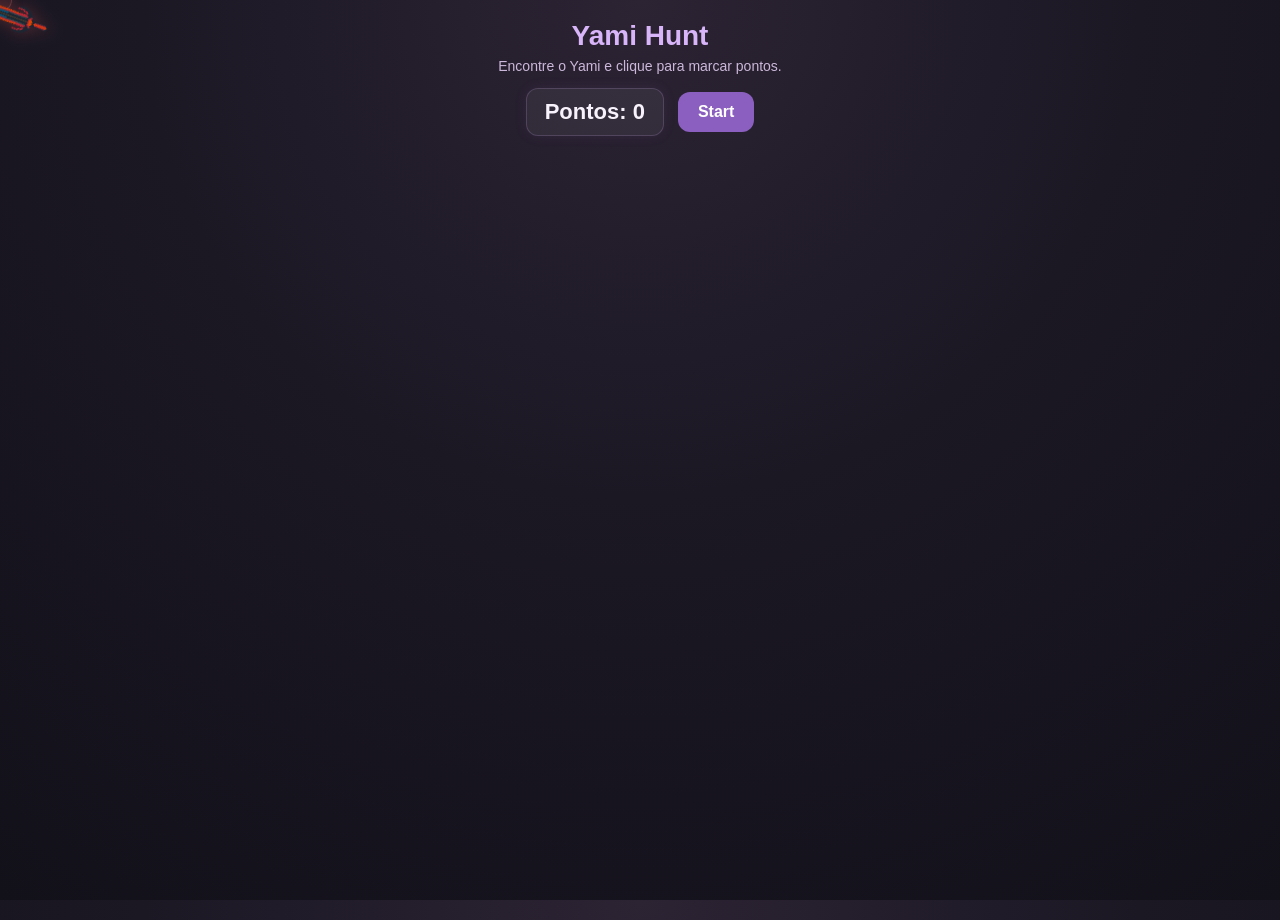
<file: Aula_4/index.html>
<!DOCTYPE html>
<html lang="pt-BR">
<head>
    <meta charset="UTF-8">
    <meta name="viewport" content="width=device-width, initial-scale=1.0">
    <title>Yami Hunt</title>
    <link rel="stylesheet" href="style.css">
</head>
<body>
    <div class="hud">
        <h1>Yami Hunt</h1>
        <p>Encontre o Yami e clique para marcar pontos.</p>

        <div class="painel">
            <div class="score-box">
                Pontos: <span id="pontos">0</span>
            </div>

            <button id="botao-start">Start</button>
        </div>
    </div>

    <main id="area-jogo" class="area-jogo">
        <img id="yami" src="assents/mask_yami.png" alt="Mask Yami">
    </main>

    <img id="cursor-espada" src="assents/sword_13.png" alt="Cursor espada">
    <div id="cursor-glow"></div>

    <script src="script.js"></script>
</body>
</html>
</file>
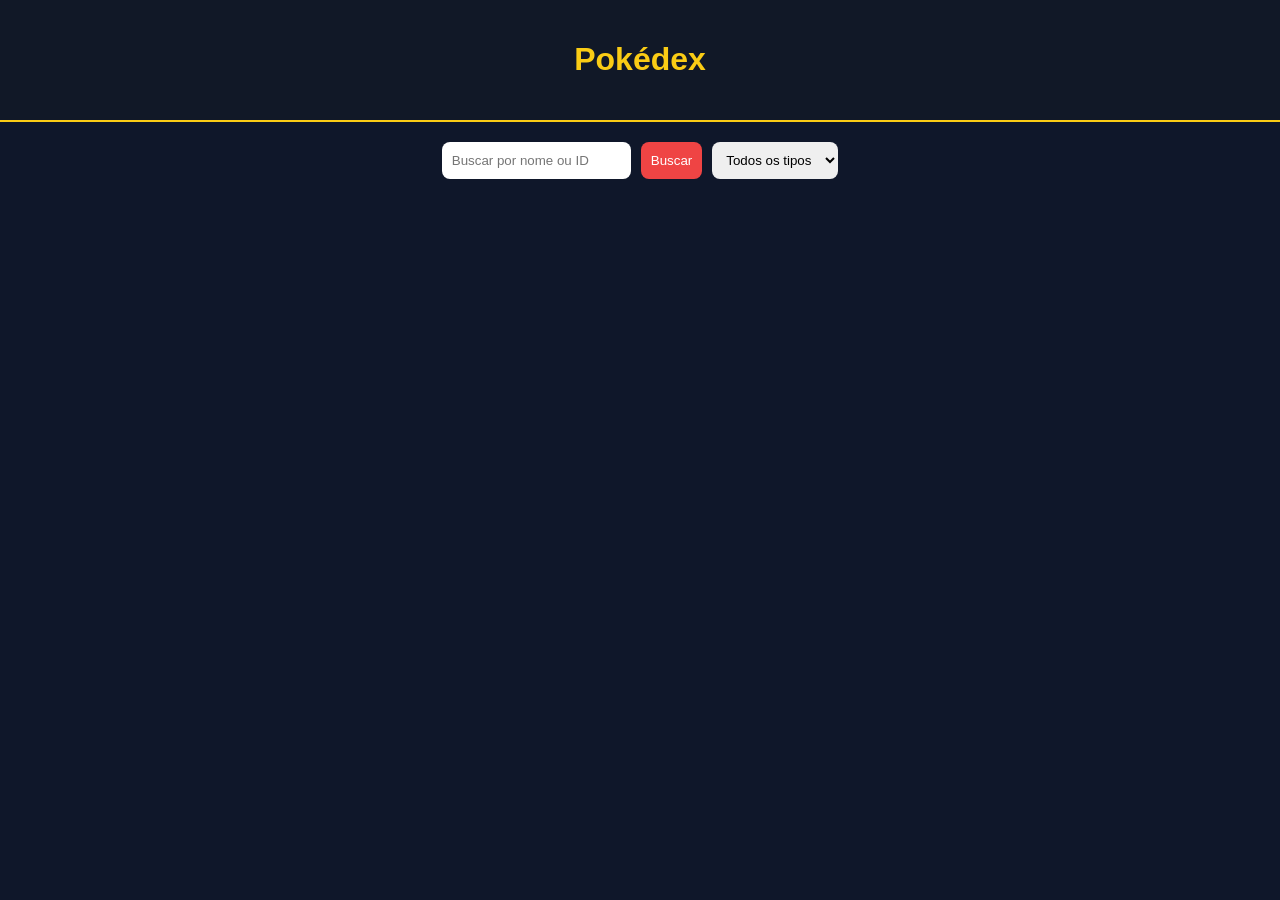
<file: Aula_5/index.html>
<!DOCTYPE html>
<html lang="pt-BR">
<head>
    <meta charset="UTF-8">
    <title>Pokédex</title>
    <link rel="stylesheet" href="style.css">
</head>
<body>

<header>
    <h1>Pokédex</h1>
</header>

<main>
    <div class="controls">
        <input type="text" id="search" placeholder="Buscar por nome ou ID">
        <button onclick="buscarPokemon()">Buscar</button>

        <select id="typeFilter" onchange="filtrarTipo()">
            <option value="">Todos os tipos</option>
        </select>
    </div>

    <div id="pokedex" class="grid"></div>
</main>

<!-- Modal -->
<div id="modal" class="modal hidden">
    <div class="modal-content">
        <span onclick="fecharModal()" class="close">&times;</span>
        <div id="modalBody"></div>
    </div>
</div>

<script src="script.js"></script>
</body>
</html>
</file>
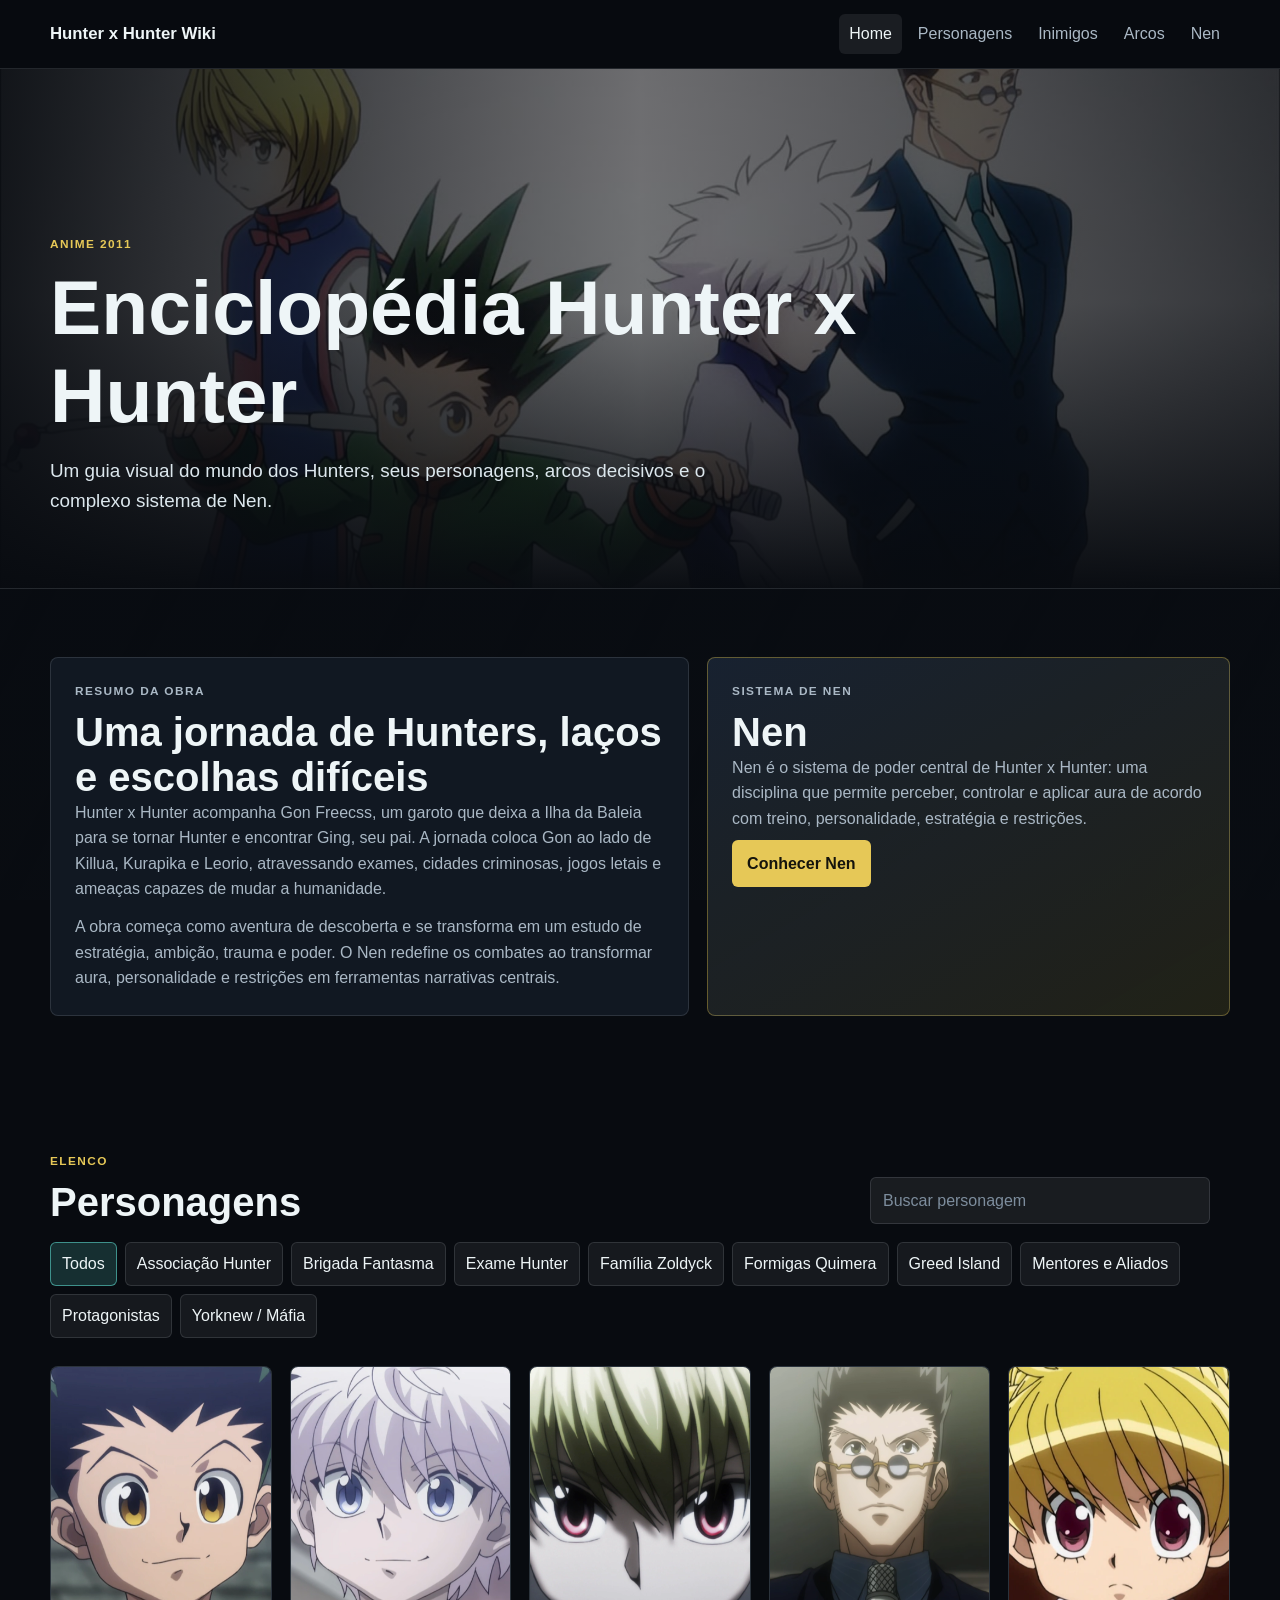
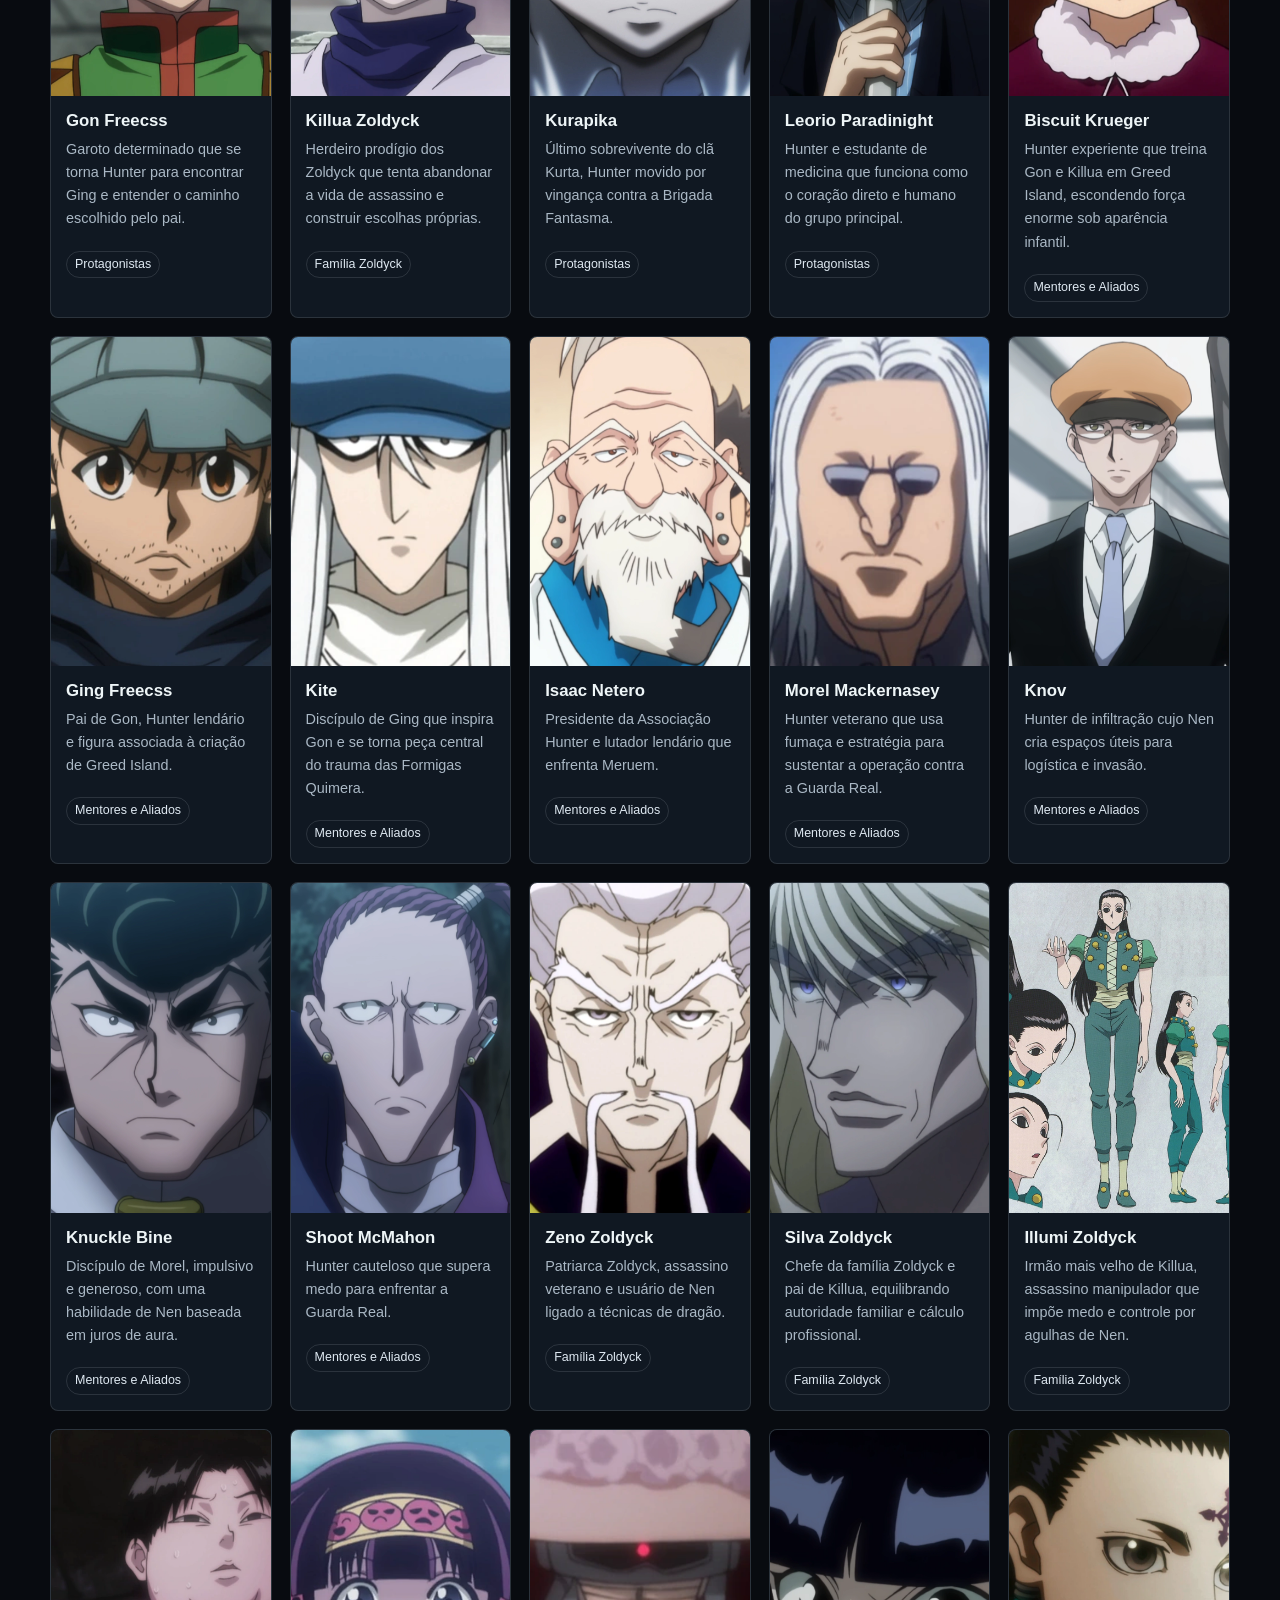
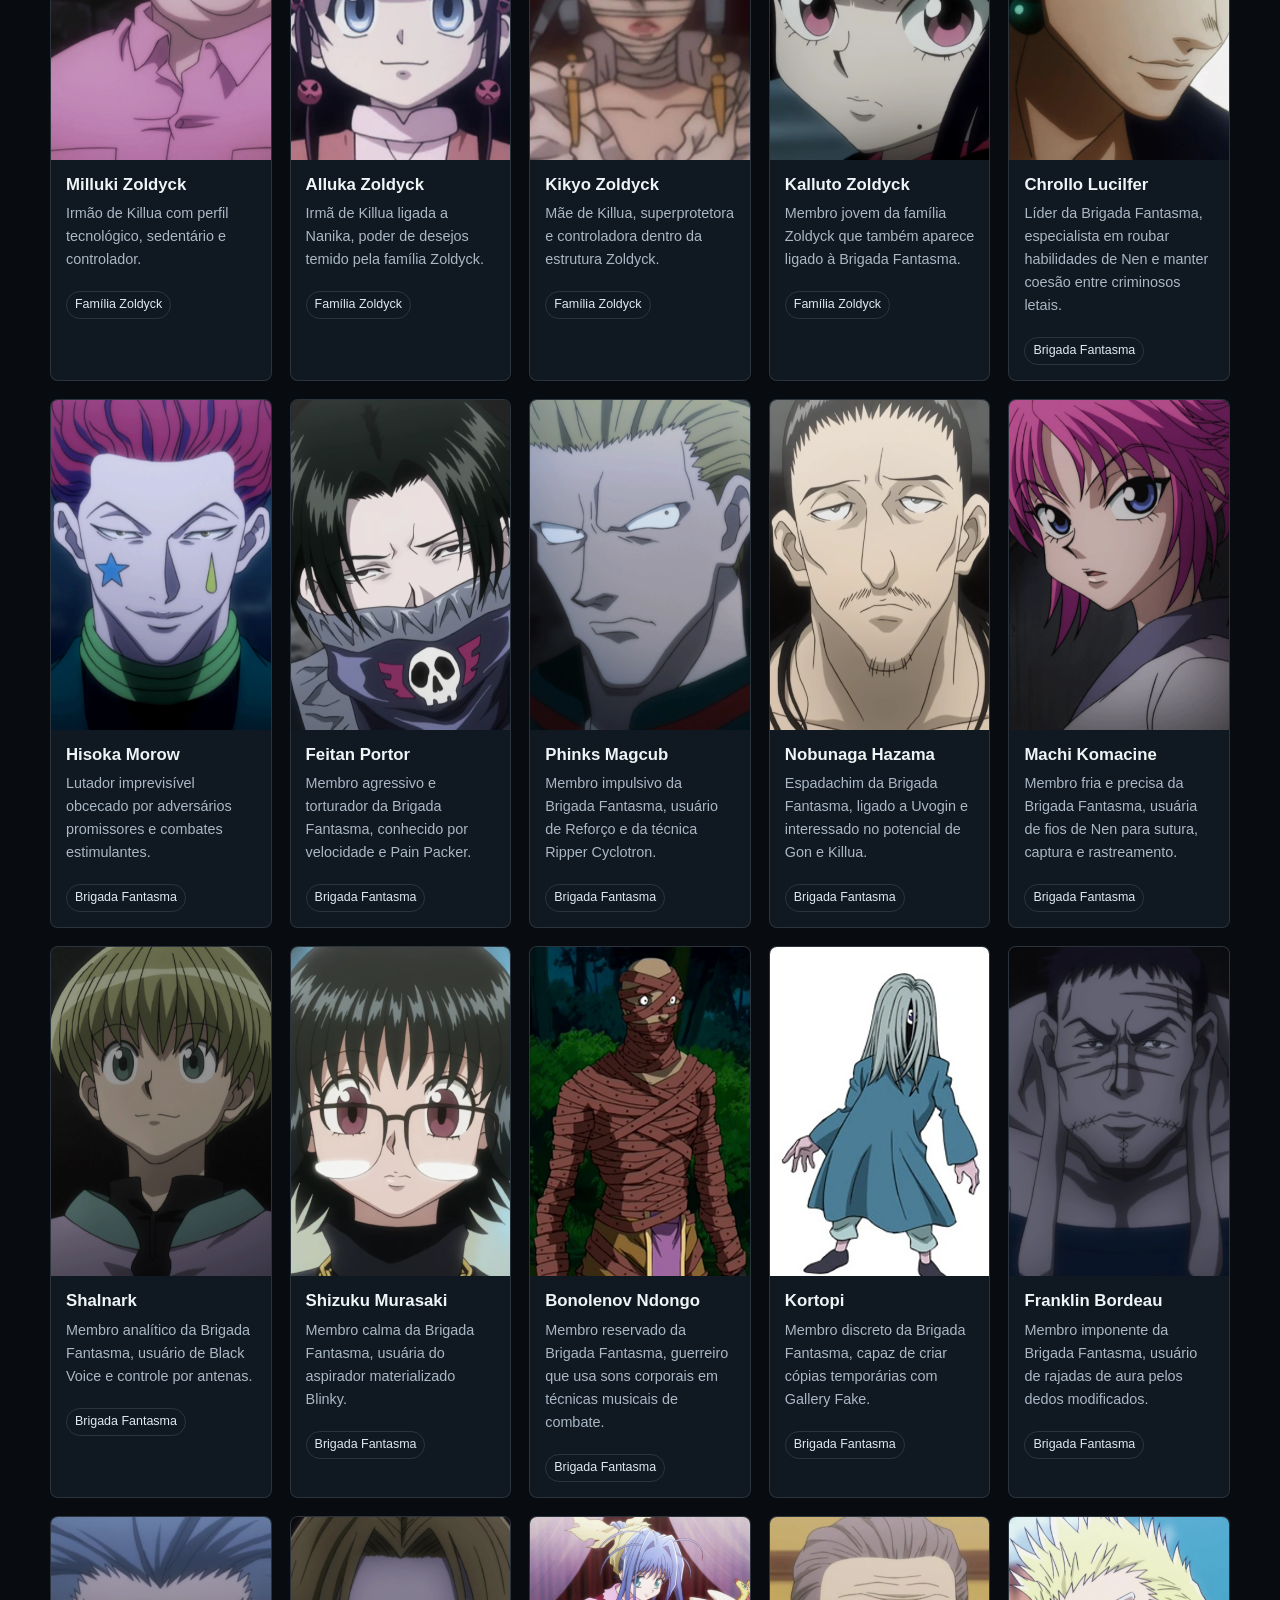
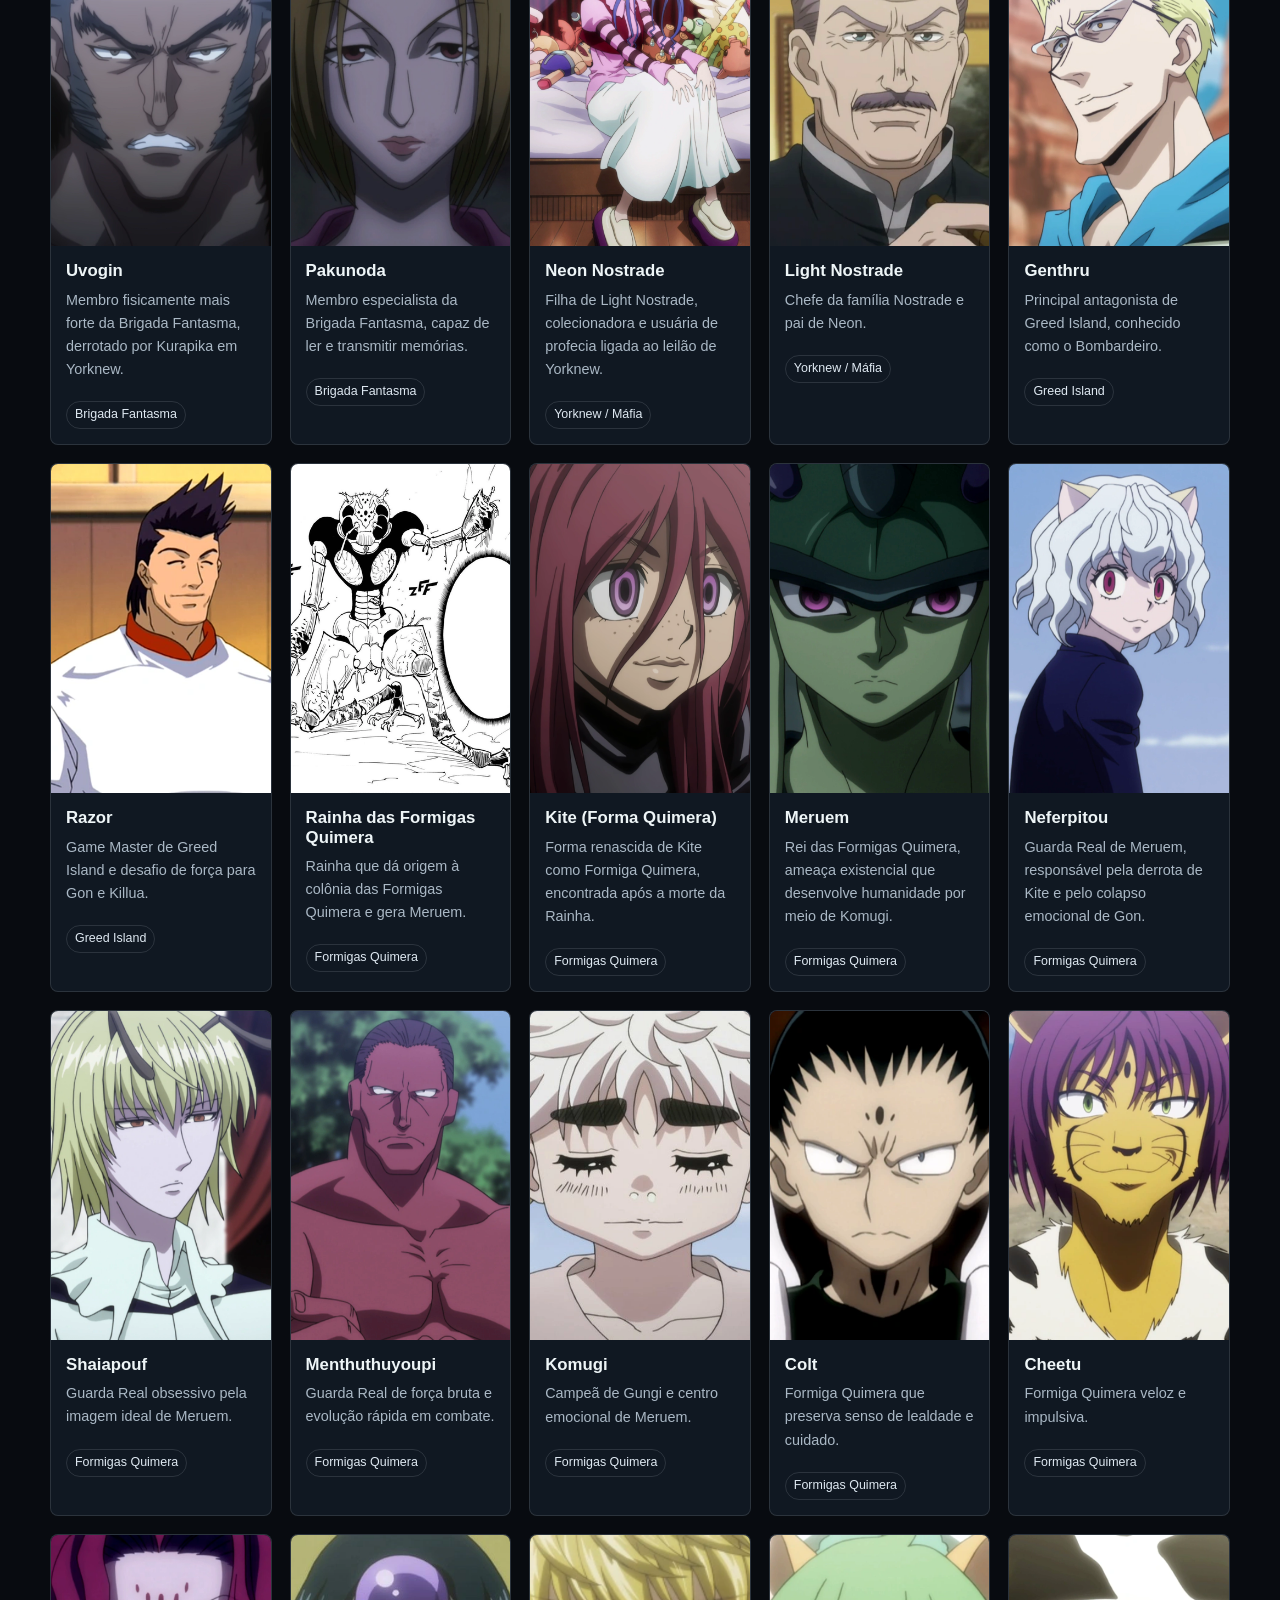
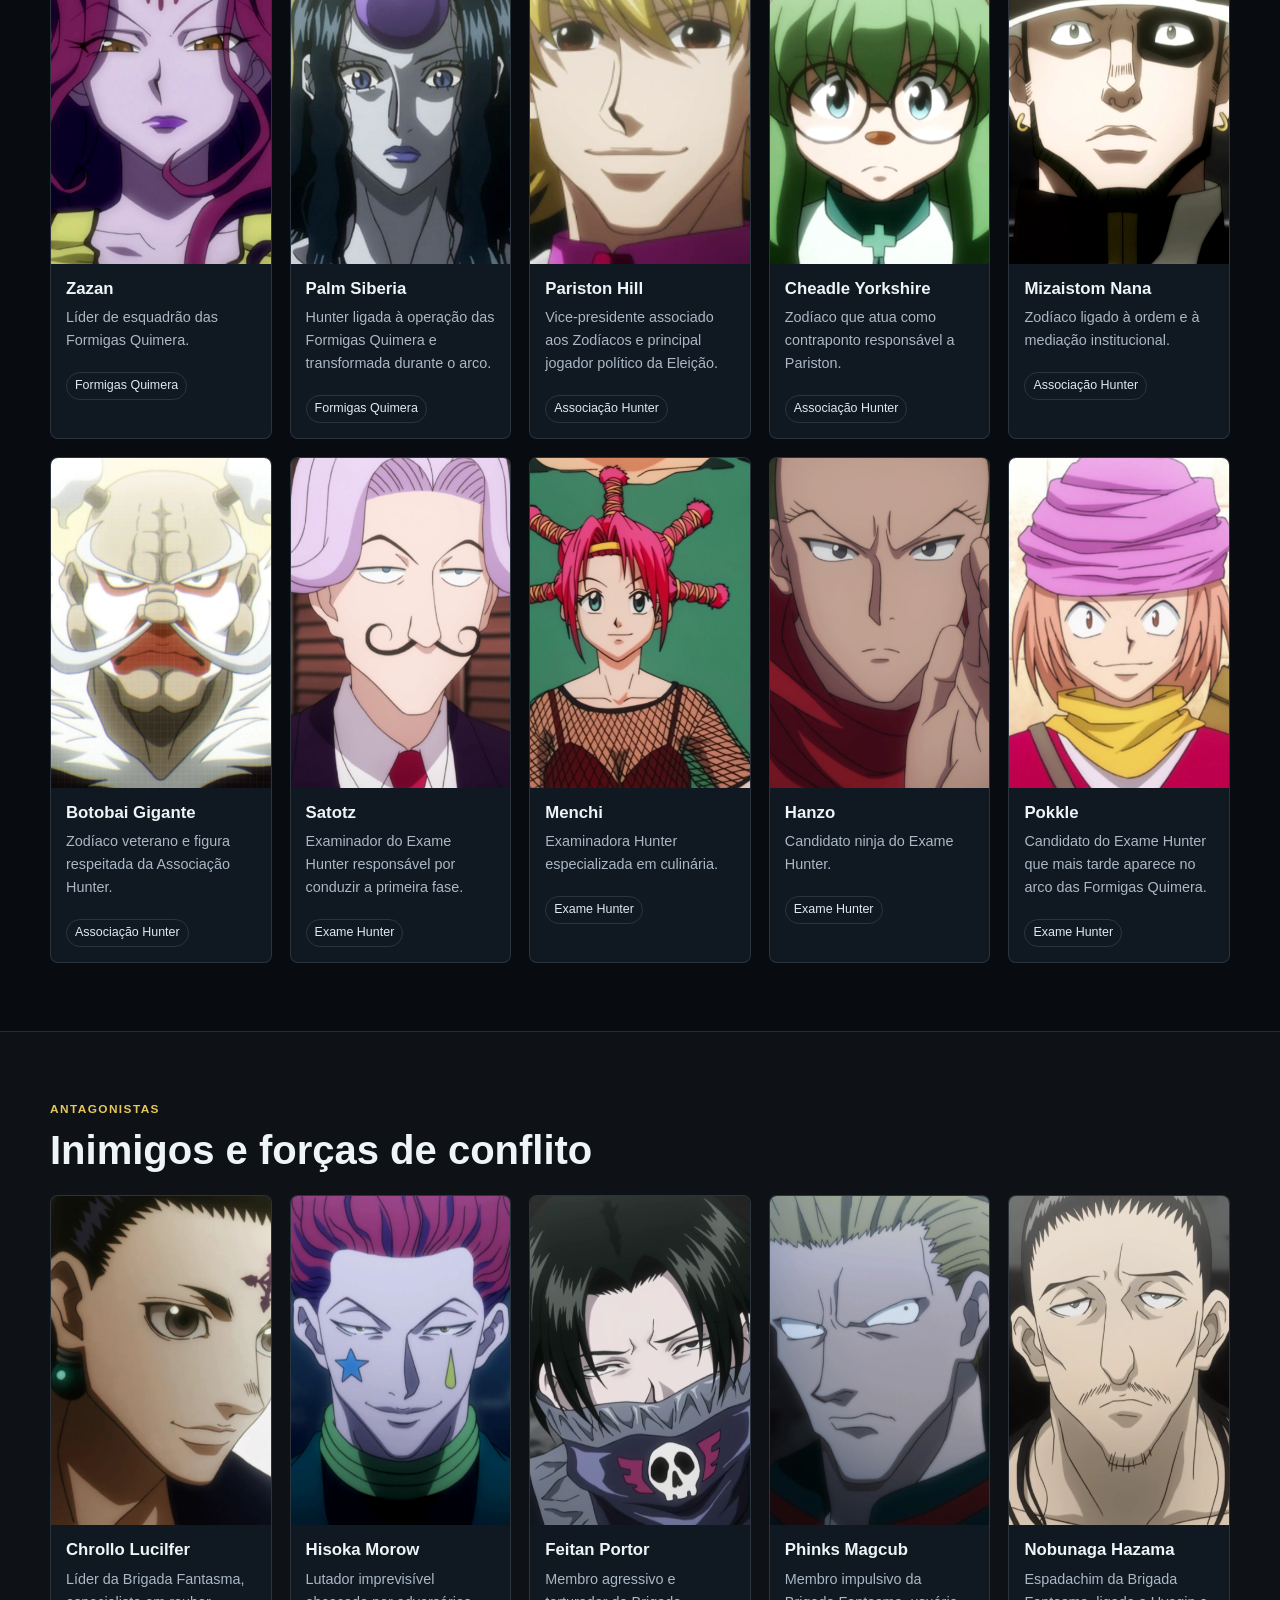
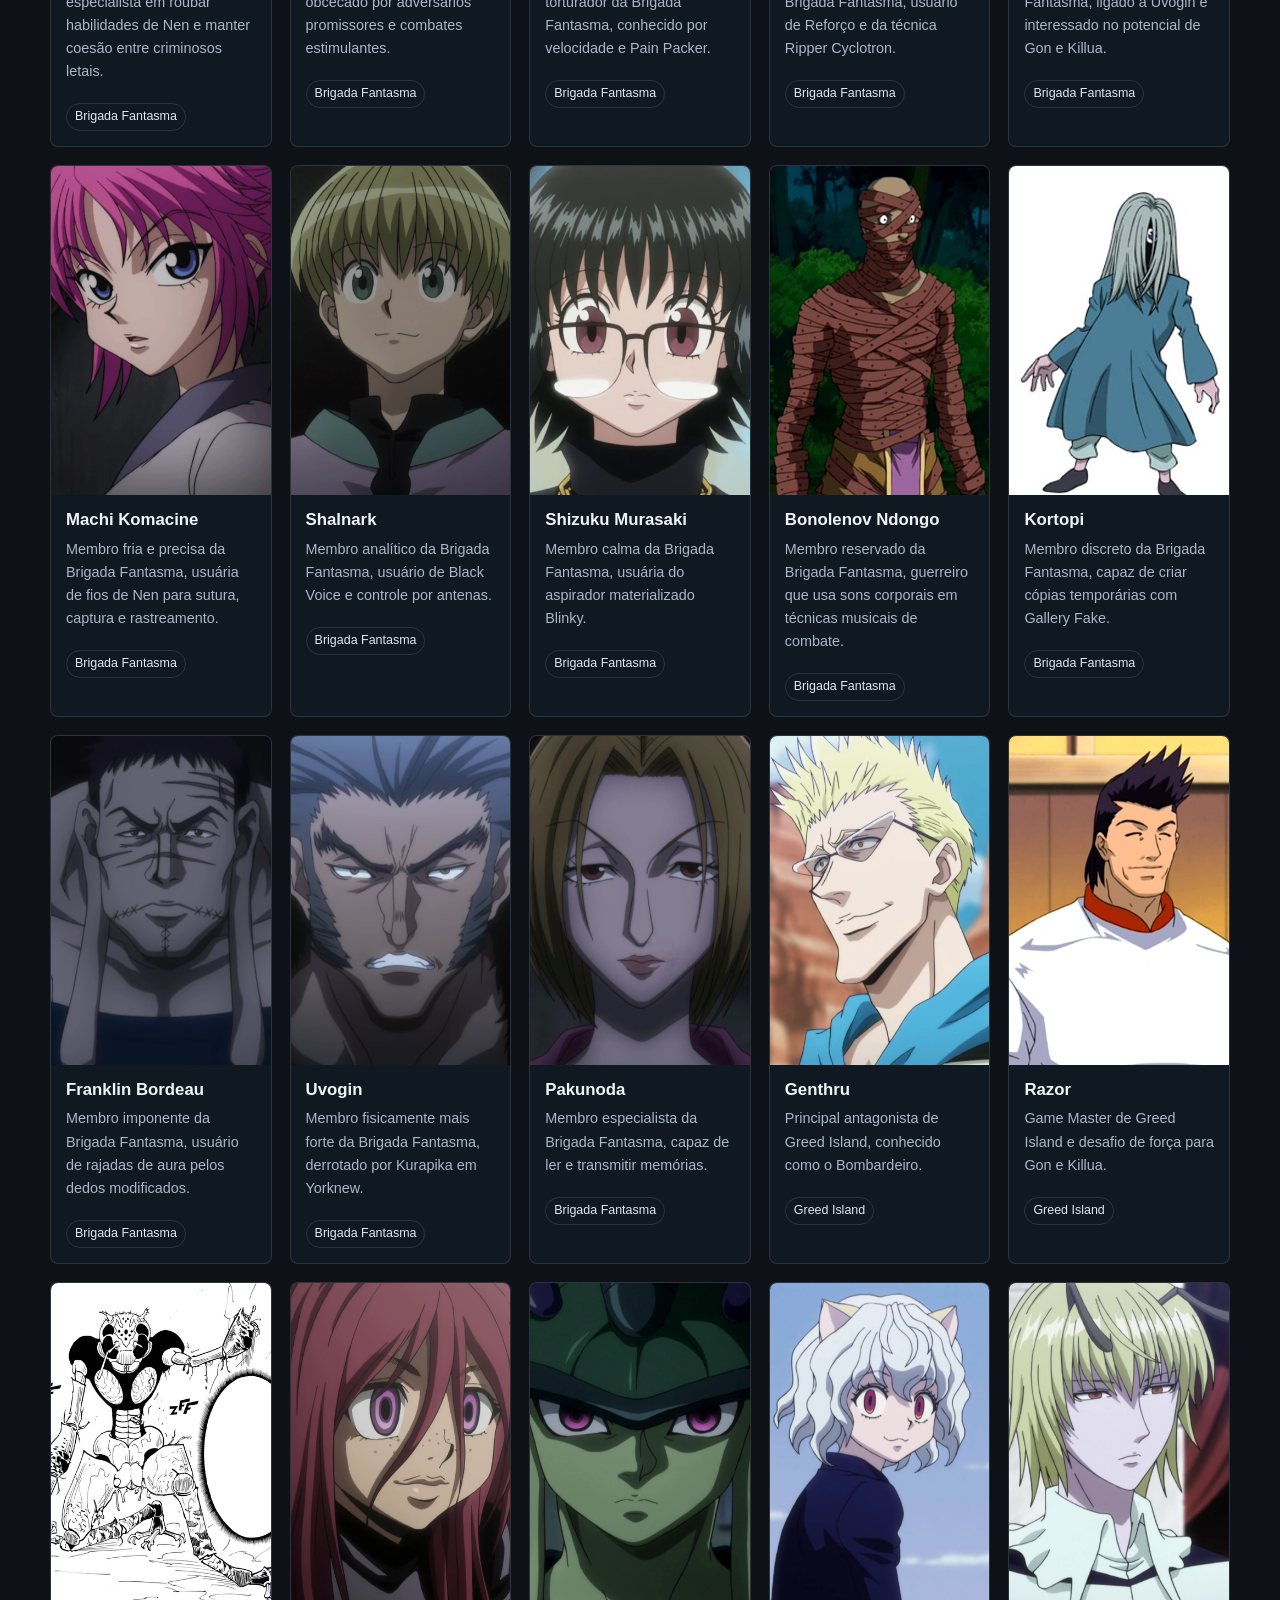
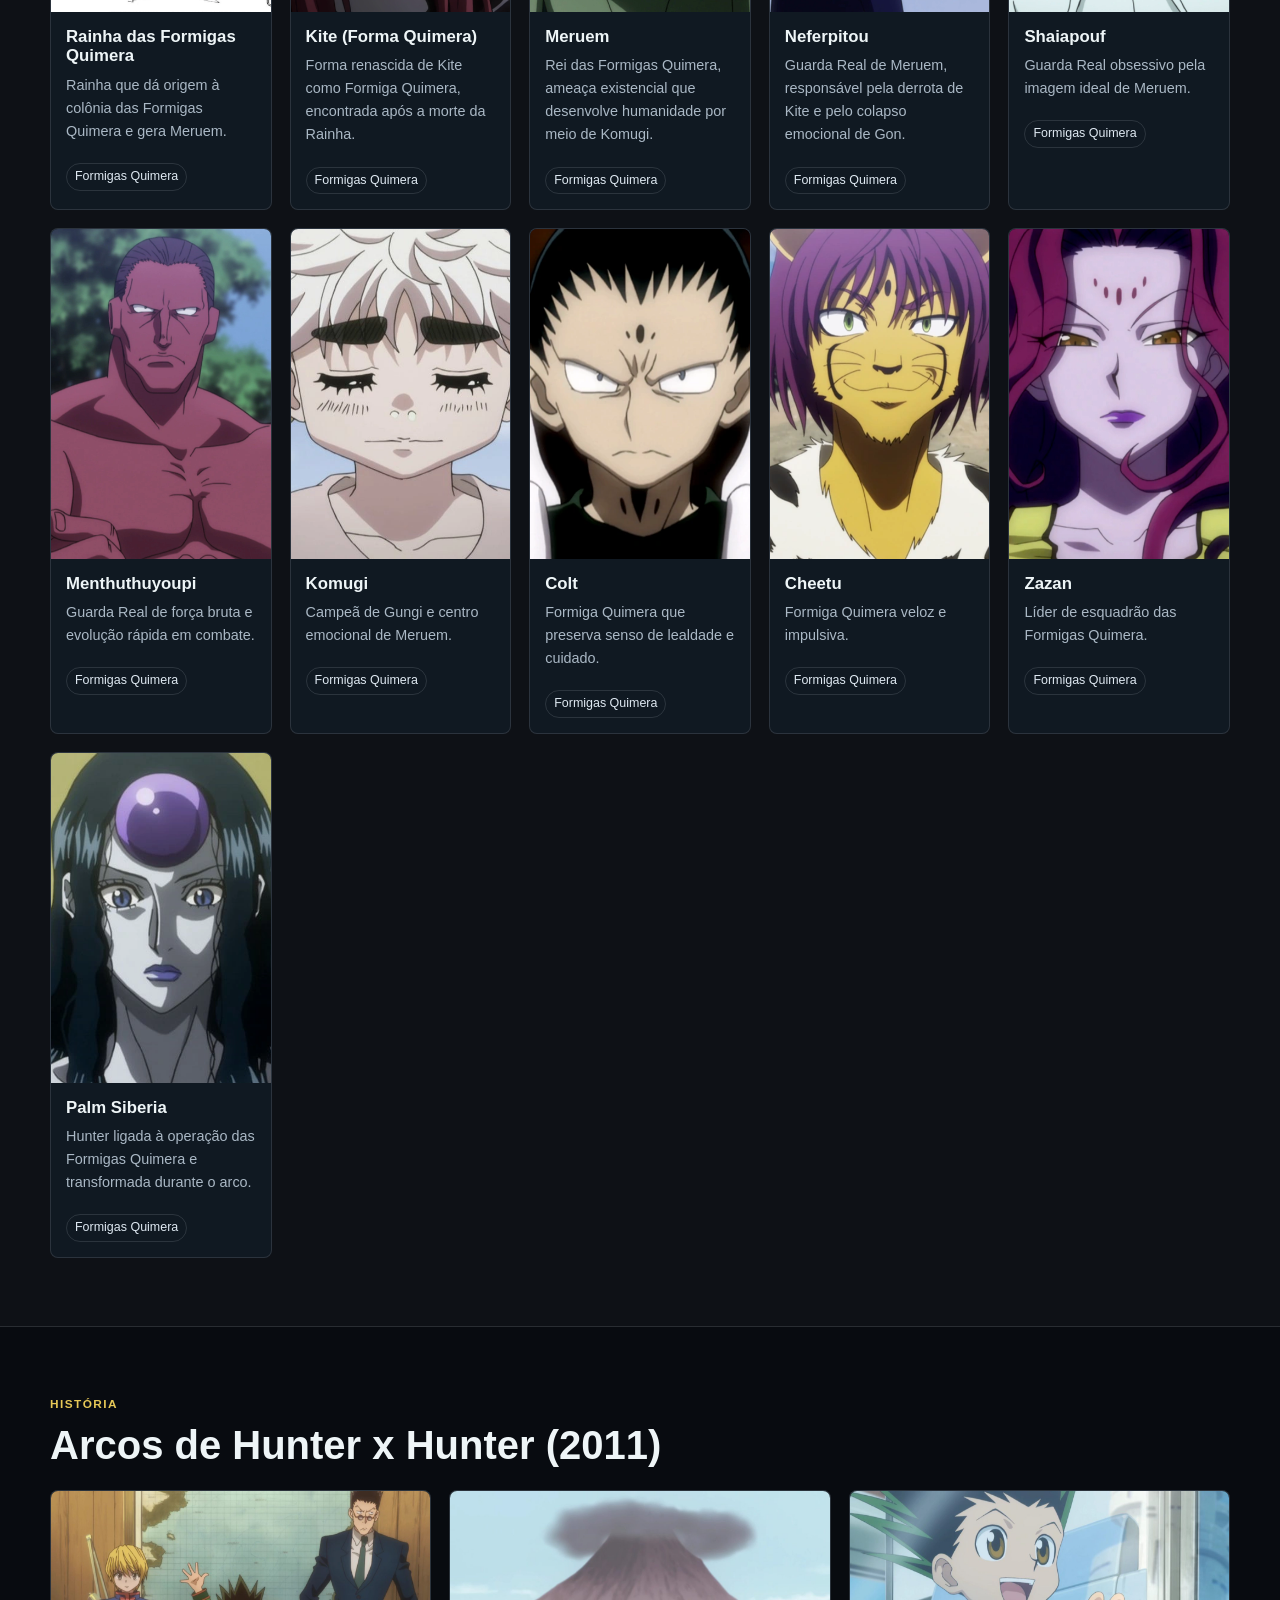
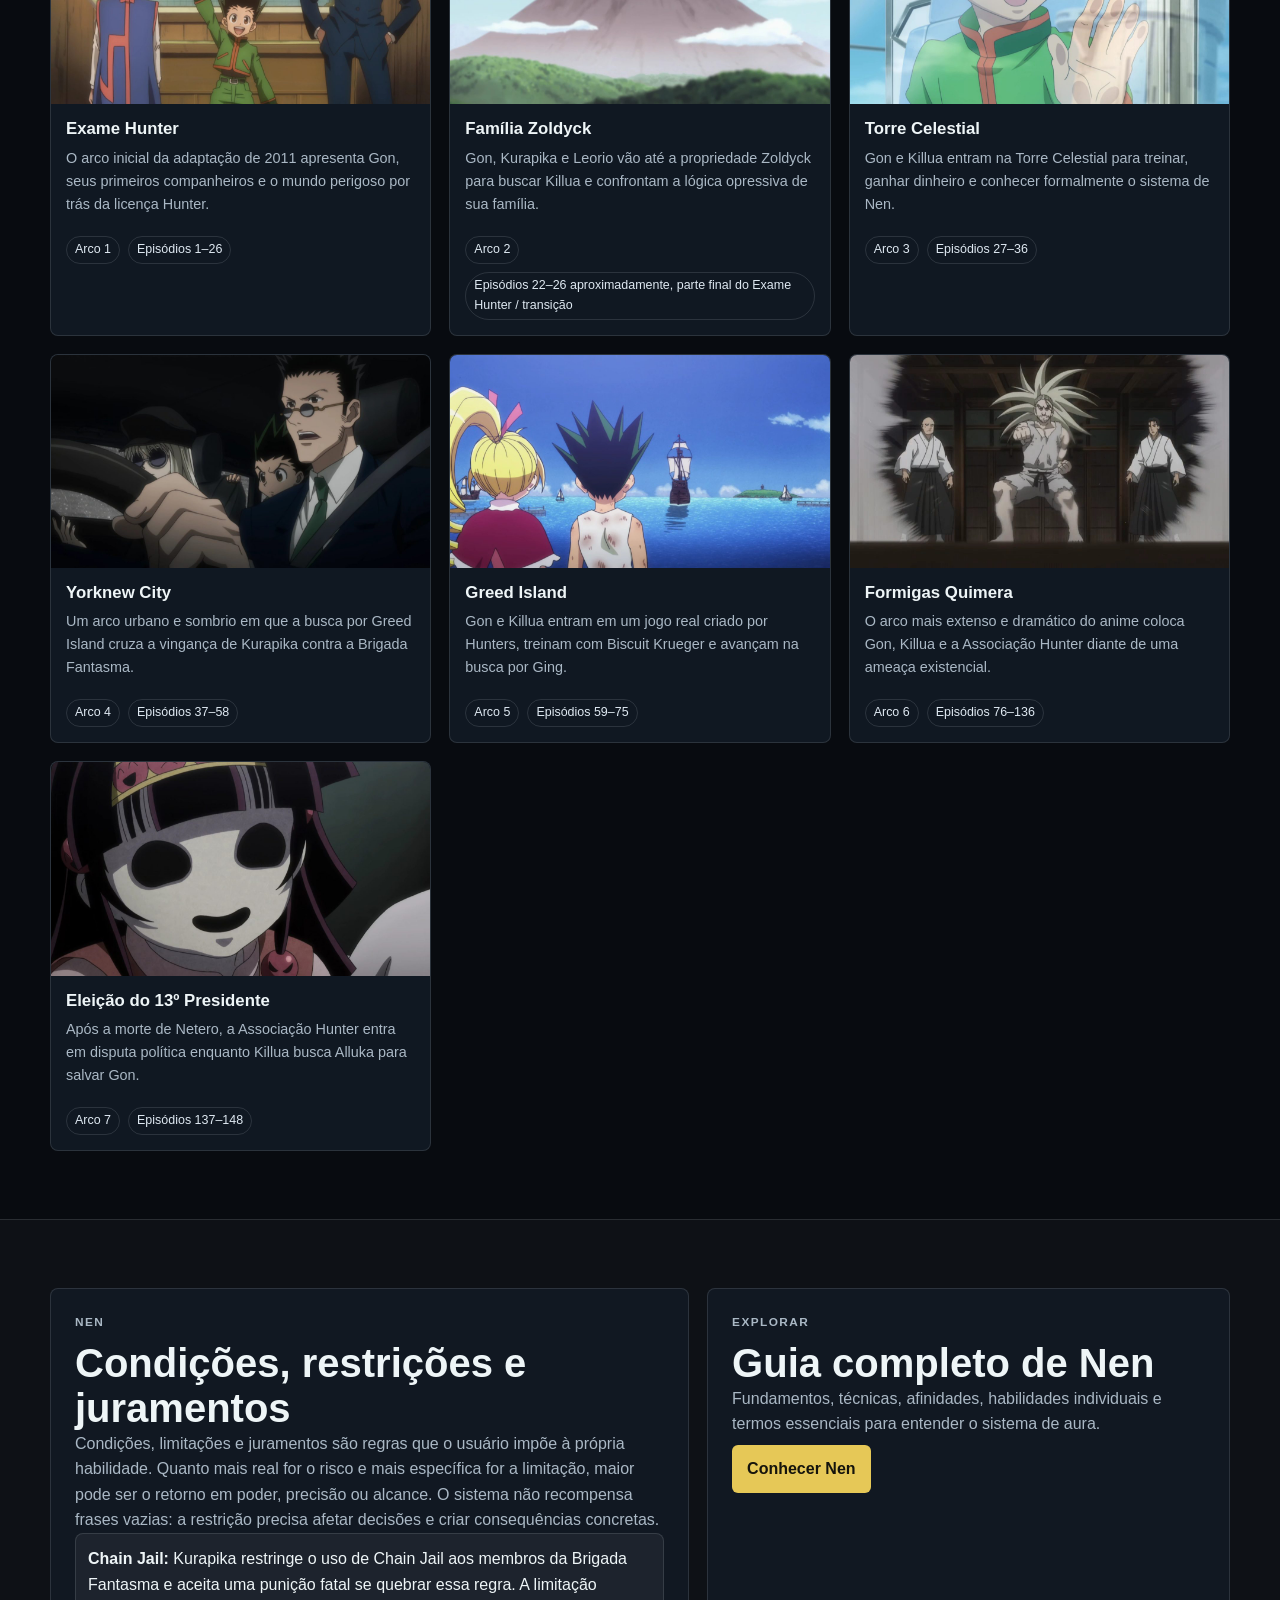
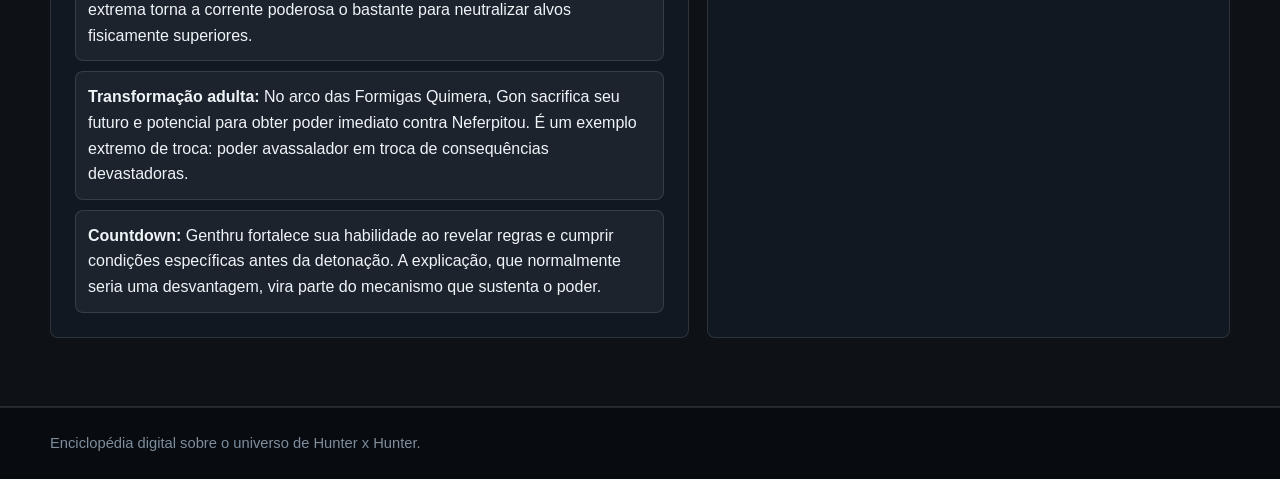
<file: trabalho-1/index.html>
<!DOCTYPE html>
<html lang="pt-BR">
<head>
  <meta charset="UTF-8">
  <meta name="viewport" content="width=device-width, initial-scale=1.0">
  <meta name="description" content="Enciclopédia digital sobre personagens, arcos e sistema de Nen de Hunter x Hunter (2011).">
  <title>Hunter x Hunter | Enciclopédia</title>
  <link rel="stylesheet" href="css/style.css">
  <script src="js/utils.js" defer></script>
  <script src="js/main.js" defer></script>
</head>
<body>
  <header id="site-header" class="site-header"></header>

  <main>
    <section class="hero hero-home" aria-labelledby="hero-title">
      <img id="banner-home" src="assets/imagens/geral/banner-home.jpg" alt="Hunter x Hunter 2011">
      <div class="hero-overlay"></div>
      <div class="container hero-content">
        <p class="eyebrow">Anime 2011</p>
        <h1 id="hero-title">Enciclopédia Hunter x Hunter</h1>
        <p>Um guia visual do mundo dos Hunters, seus personagens, arcos decisivos e o complexo sistema de Nen.</p>
      </div>
    </section>

    <section class="section">
      <div class="container two-column">
        <article class="panel">
          <p class="eyebrow">Resumo da Obra</p>
          <h2>Uma jornada de Hunters, laços e escolhas difíceis</h2>
          <p>Hunter x Hunter acompanha Gon Freecss, um garoto que deixa a Ilha da Baleia para se tornar Hunter e encontrar Ging, seu pai. A jornada coloca Gon ao lado de Killua, Kurapika e Leorio, atravessando exames, cidades criminosas, jogos letais e ameaças capazes de mudar a humanidade.</p>
          <p>A obra começa como aventura de descoberta e se transforma em um estudo de estratégia, ambição, trauma e poder. O Nen redefine os combates ao transformar aura, personalidade e restrições em ferramentas narrativas centrais.</p>
        </article>
        <article class="panel panel-accent" id="nen-resumo-card">
          <p class="eyebrow">Sistema de Nen</p>
          <h2>Nen</h2>
          <p>A aura como linguagem de combate, disciplina e identidade.</p>
        </article>
      </div>
    </section>

    <section class="section" id="personagens">
      <div class="container">
        <div class="section-header">
          <div class="section-title">
            <p class="eyebrow">Elenco</p>
            <h2>Personagens</h2>
          </div>
          <div class="section-search">
            <input id="busca-personagens" type="search" placeholder="Buscar personagem" aria-label="Buscar personagem">
          </div>
        </div>
        <div class="filter-bar" id="filtros-personagens" aria-label="Filtrar personagens"></div>
        <div class="grid cards-grid" id="lista-personagens" aria-live="polite"></div>
      </div>
    </section>

    <section class="section section-muted" id="inimigos">
      <div class="container">
        <div class="section-heading">
          <div>
            <p class="eyebrow">Antagonistas</p>
            <h2>Inimigos e forças de conflito</h2>
          </div>
        </div>
        <div class="grid cards-grid" id="lista-inimigos" aria-live="polite"></div>
      </div>
    </section>

    <section class="section" id="arcos">
      <div class="container">
        <div class="section-heading">
          <div>
            <p class="eyebrow">História</p>
            <h2>Arcos de Hunter x Hunter (2011)</h2>
          </div>
        </div>
        <div class="grid arc-grid" id="lista-arcos" aria-live="polite"></div>
      </div>
    </section>

    <section class="section section-muted" id="contratos">
      <div class="container two-column">
        <article class="panel">
          <p class="eyebrow">Nen</p>
          <h2>Condições, restrições e juramentos</h2>
          <div id="contratos-nen">
            <p>Pactos de aura que ampliam poder ao impor riscos, regras e consequências.</p>
          </div>
        </article>
        <article class="panel">
          <p class="eyebrow">Explorar</p>
          <h2>Guia completo de Nen</h2>
          <p>Fundamentos, técnicas, afinidades, habilidades individuais e termos essenciais para entender o sistema de aura.</p>
          <a class="button" href="nem.html">Conhecer Nen</a>
        </article>
      </div>
    </section>
  </main>

  <footer id="site-footer" class="site-footer"></footer>
</body>
</html>
</file>
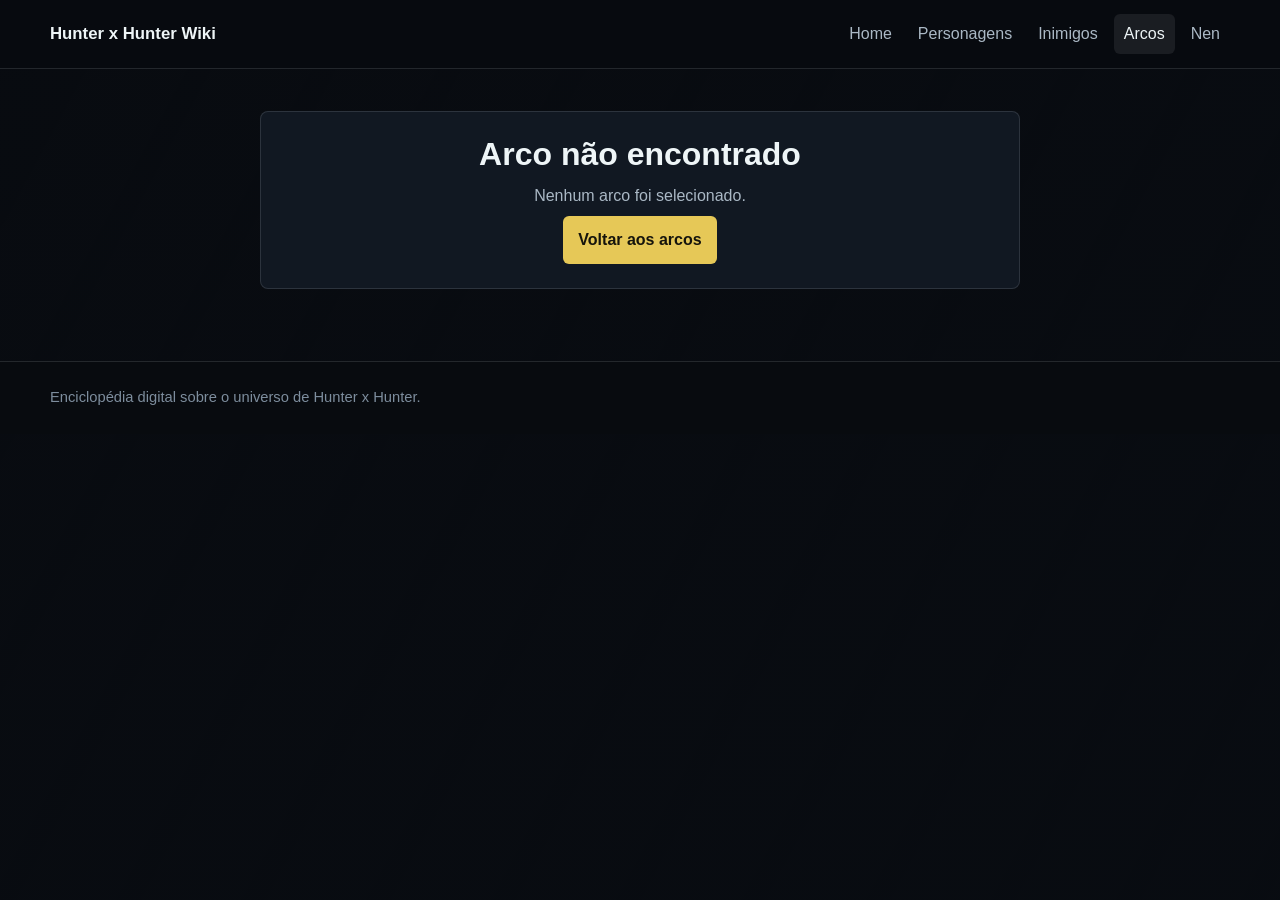
<file: trabalho-1/arco.html>
<!DOCTYPE html>
<html lang="pt-BR">
<head>
  <meta charset="UTF-8">
  <meta name="viewport" content="width=device-width, initial-scale=1.0">
  <meta name="description" content="Guia de arco narrativo da enciclopédia Hunter x Hunter (2011).">
  <title>Arco | Hunter x Hunter</title>
  <link rel="stylesheet" href="css/style.css">
  <script src="js/utils.js" defer></script>
  <script src="js/arco.js" defer></script>
</head>
<body>
  <header id="site-header" class="site-header"></header>

  <main class="page-main">
    <div id="detalhe-arco" aria-live="polite">
      <div class="container">
        <div class="loading">Preparando arco...</div>
      </div>
    </div>
  </main>

  <footer id="site-footer" class="site-footer"></footer>
</body>
</html>
</file>
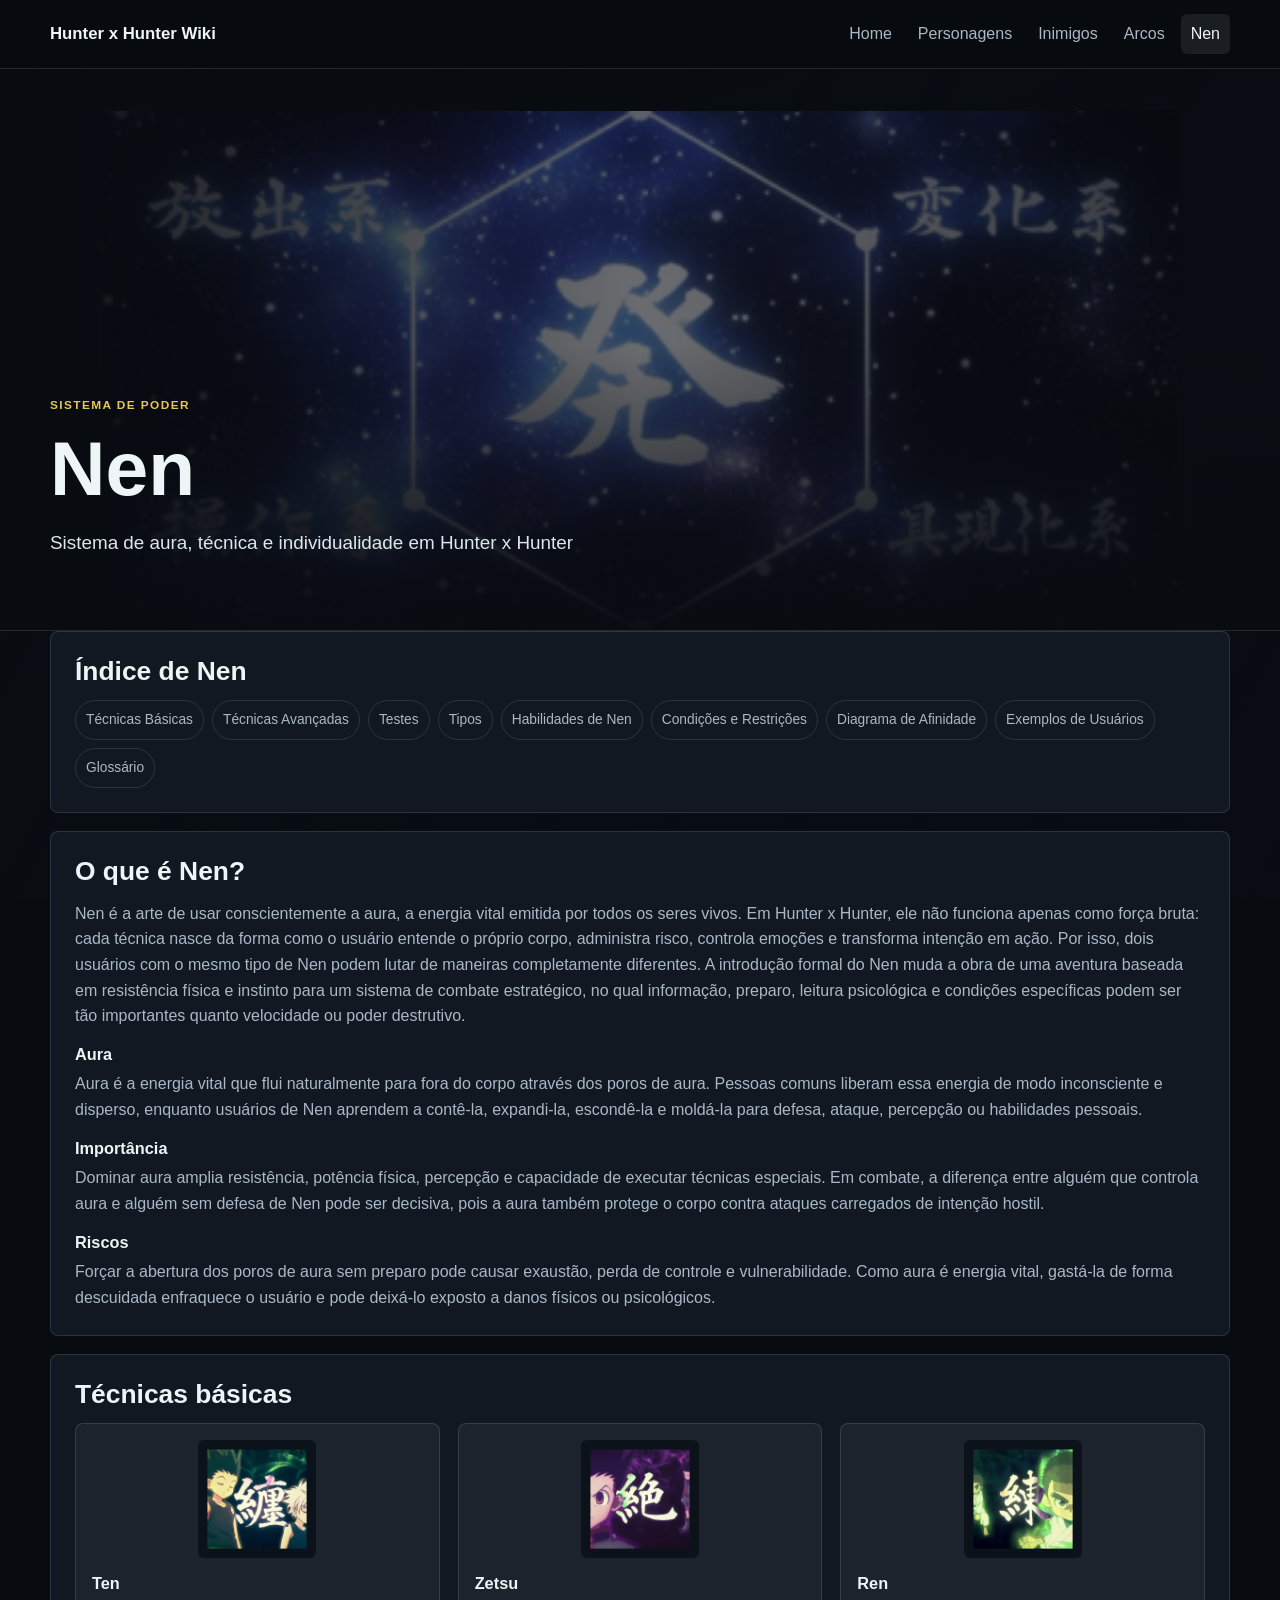
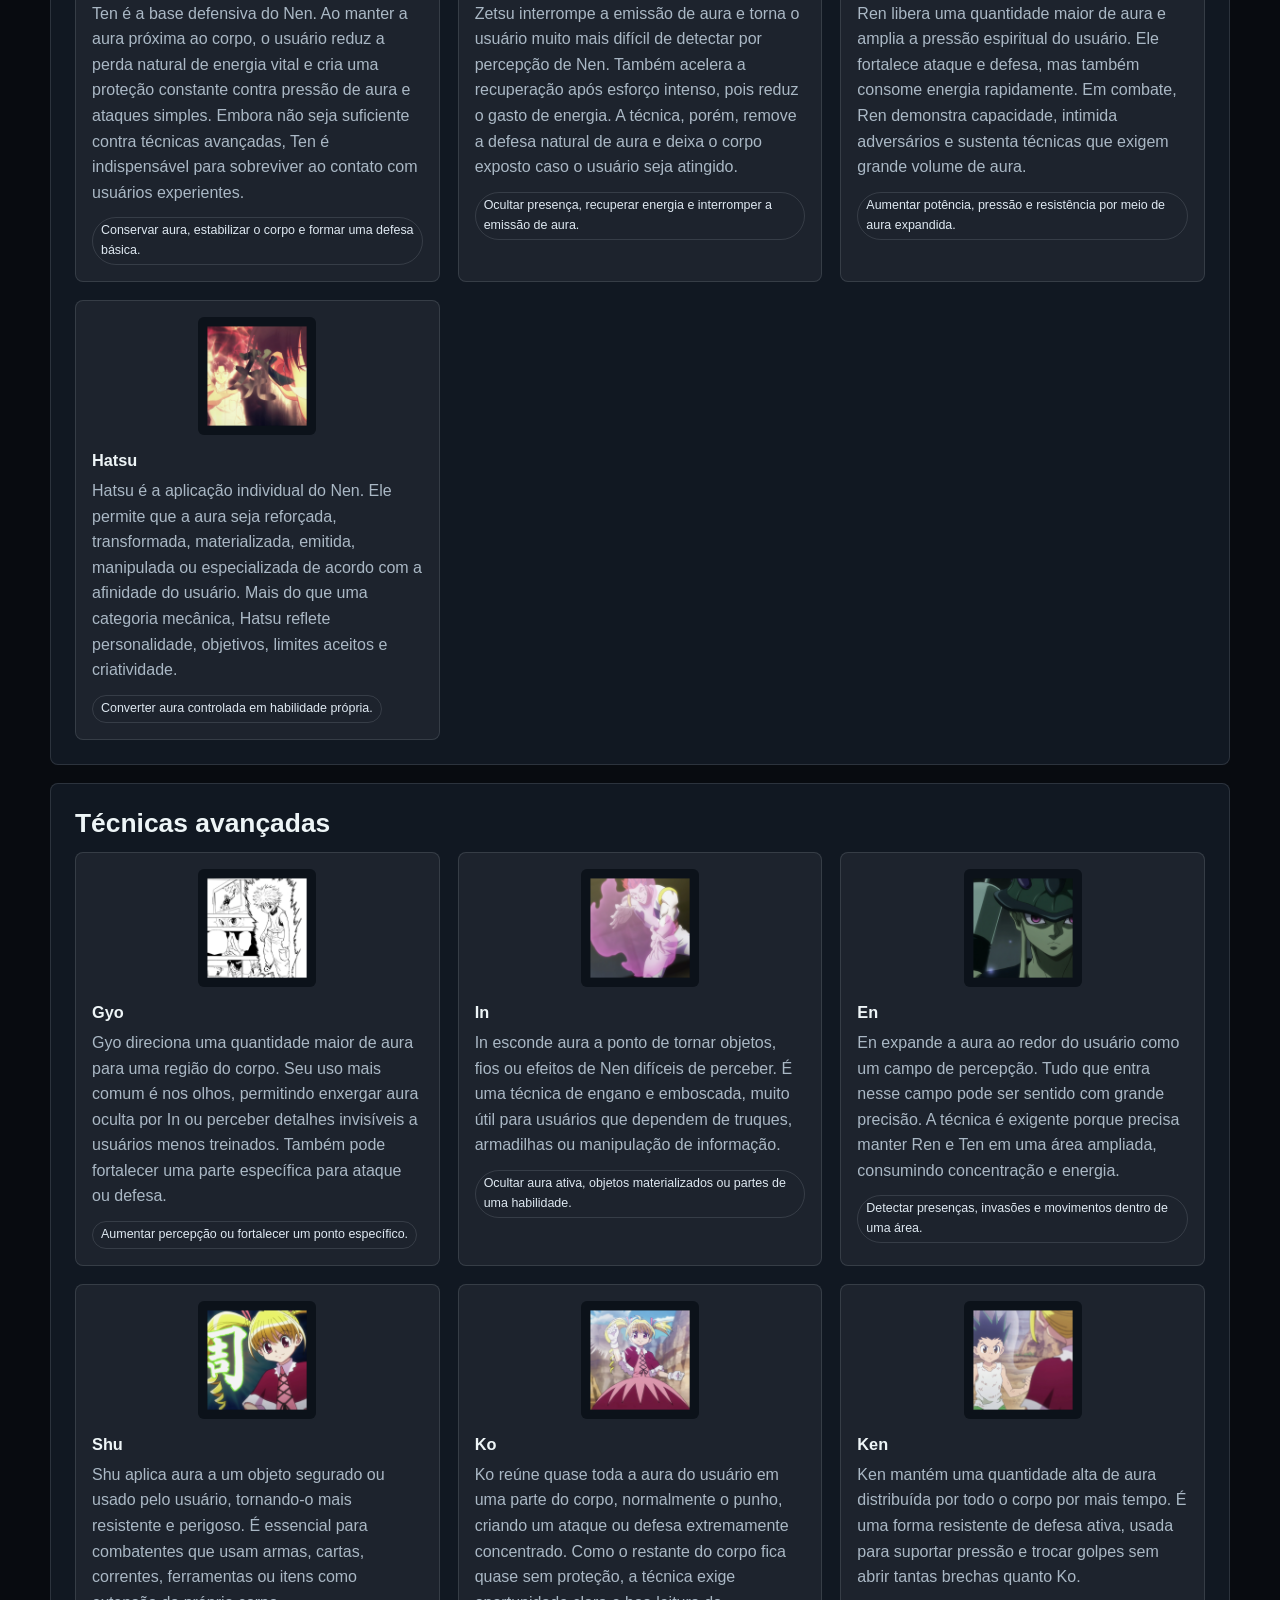
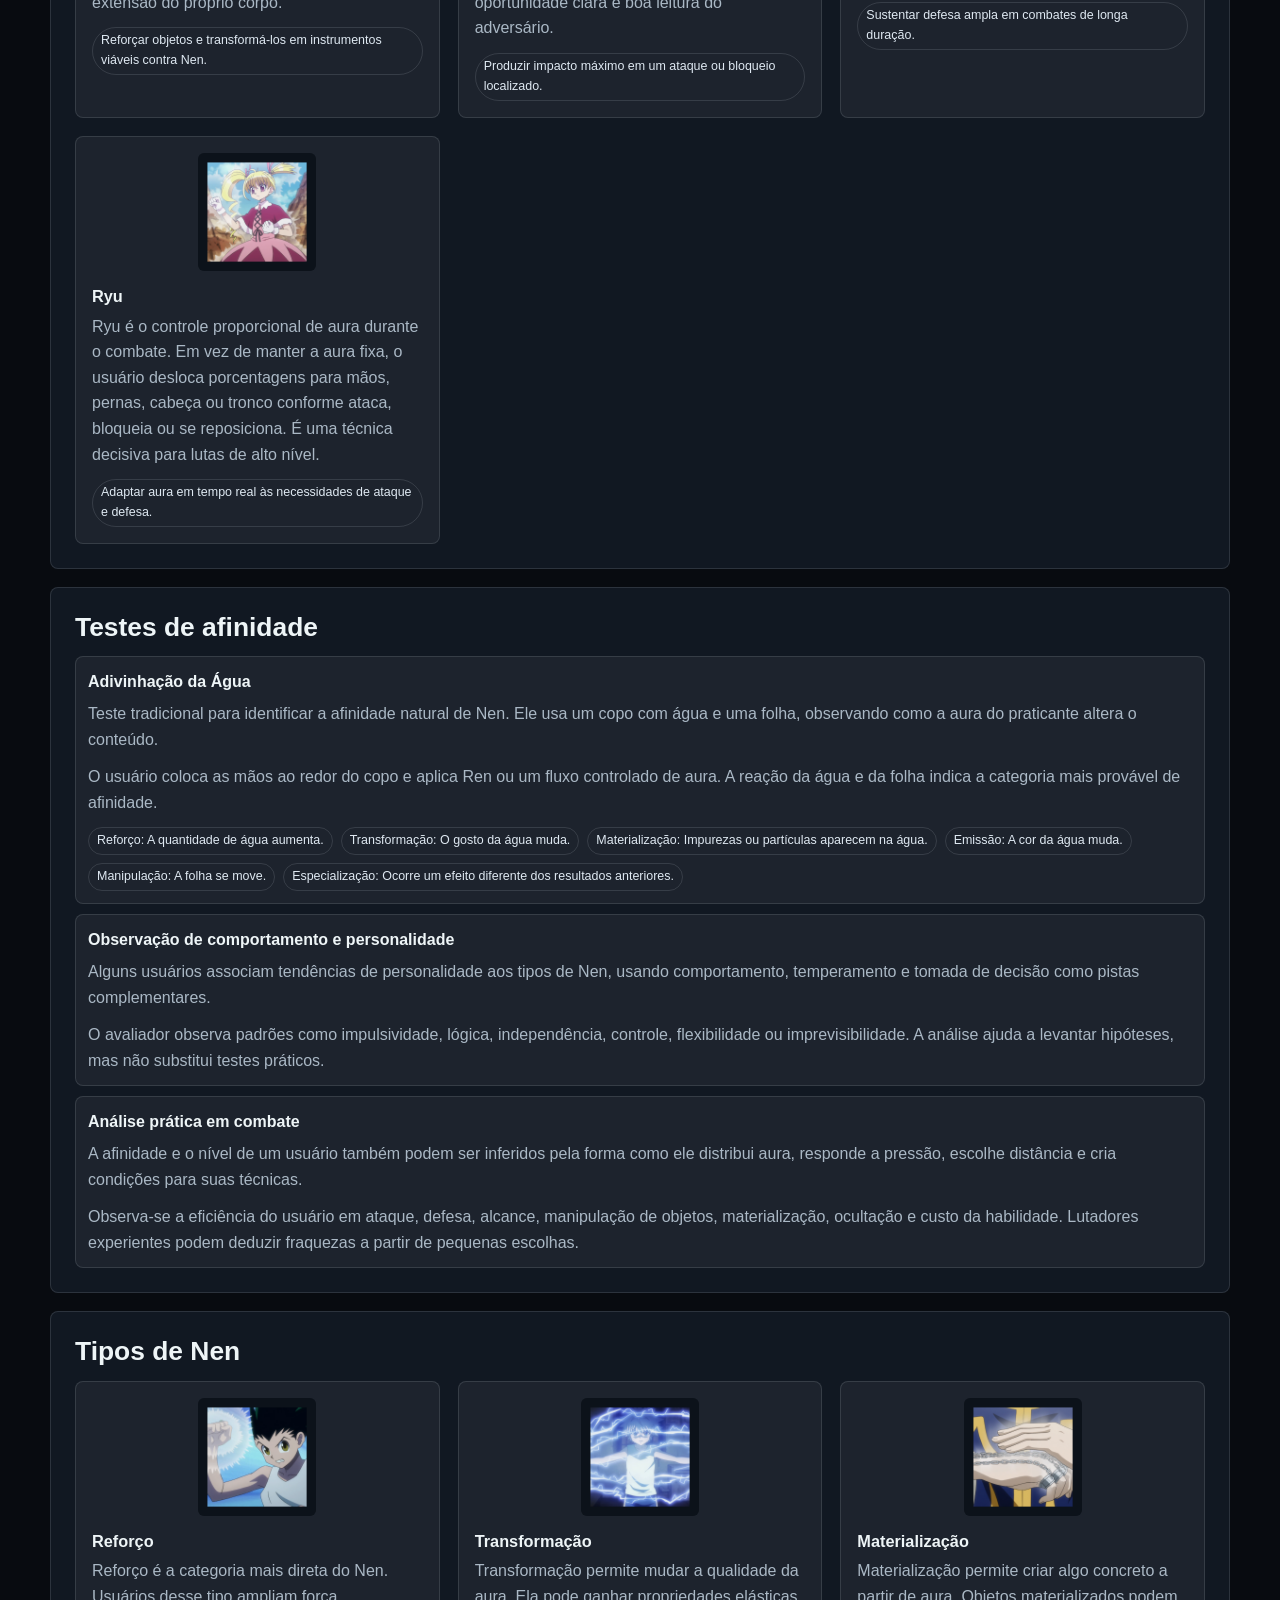
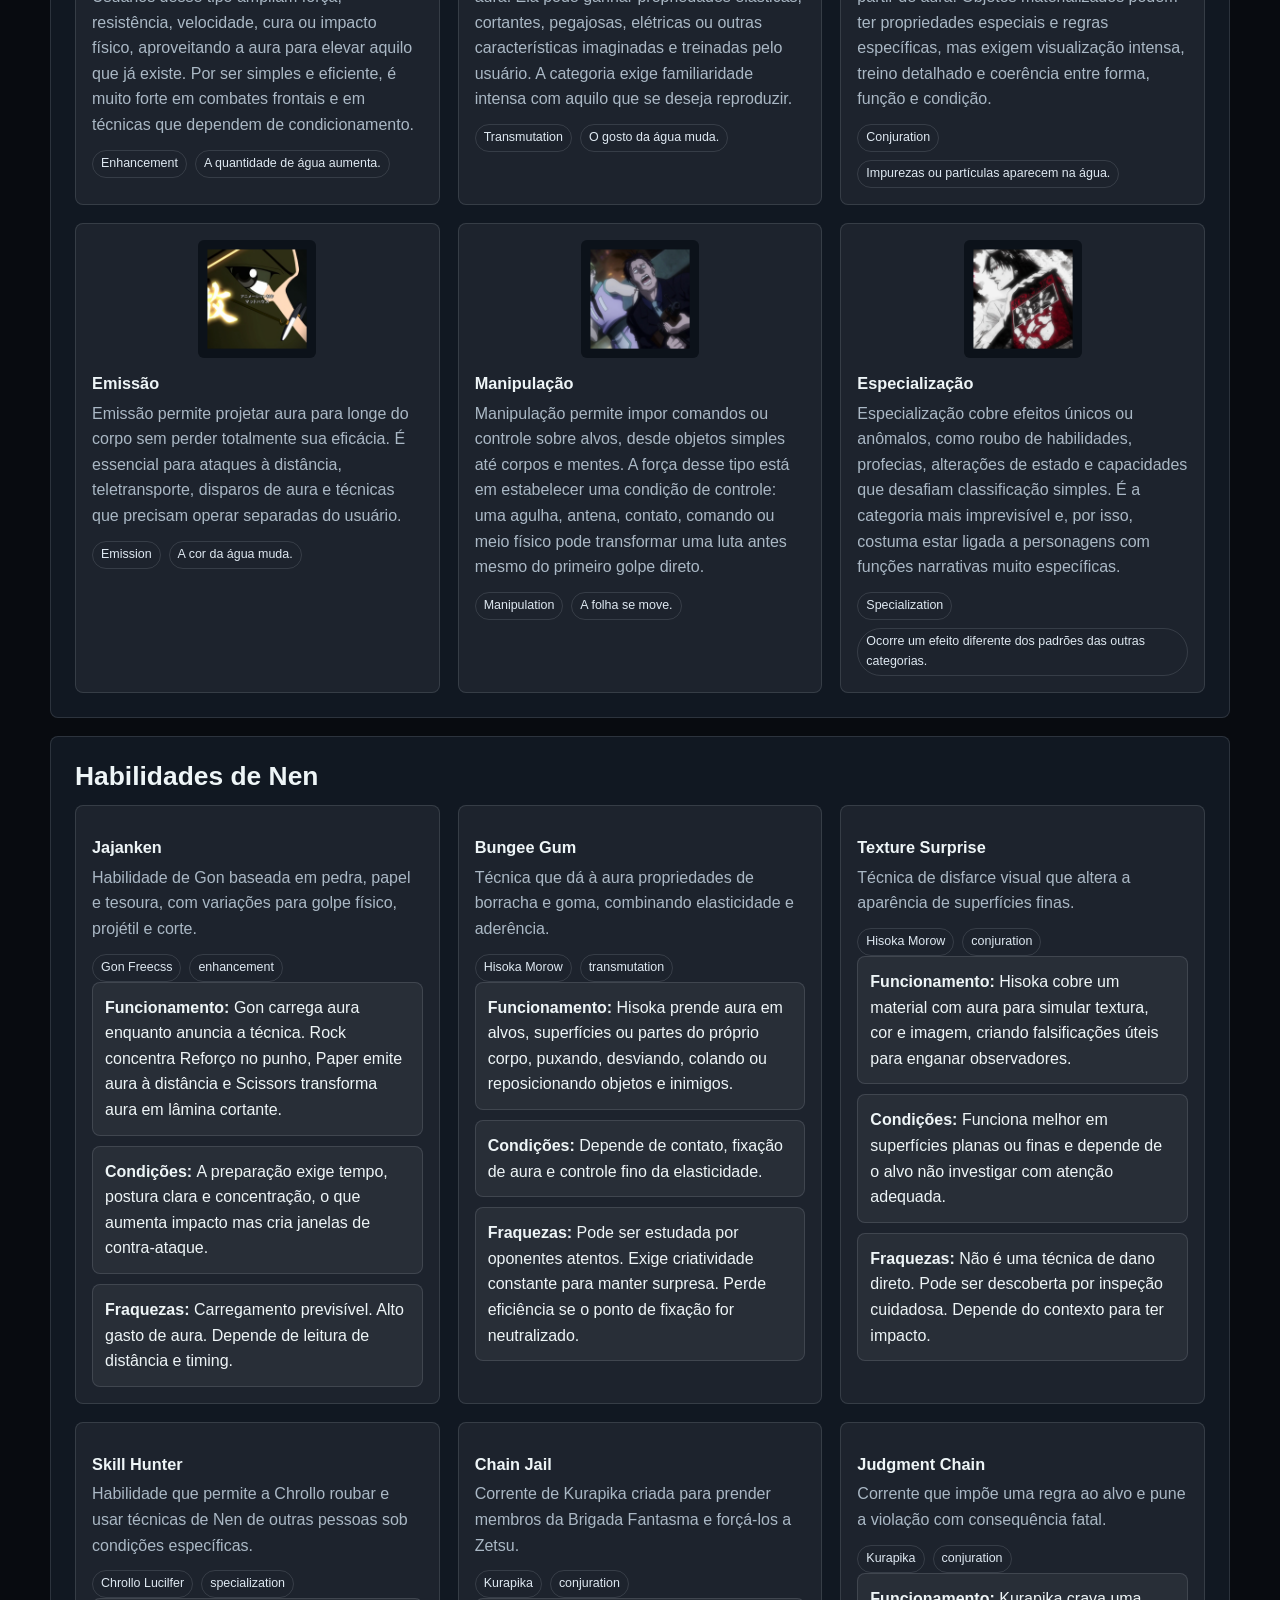
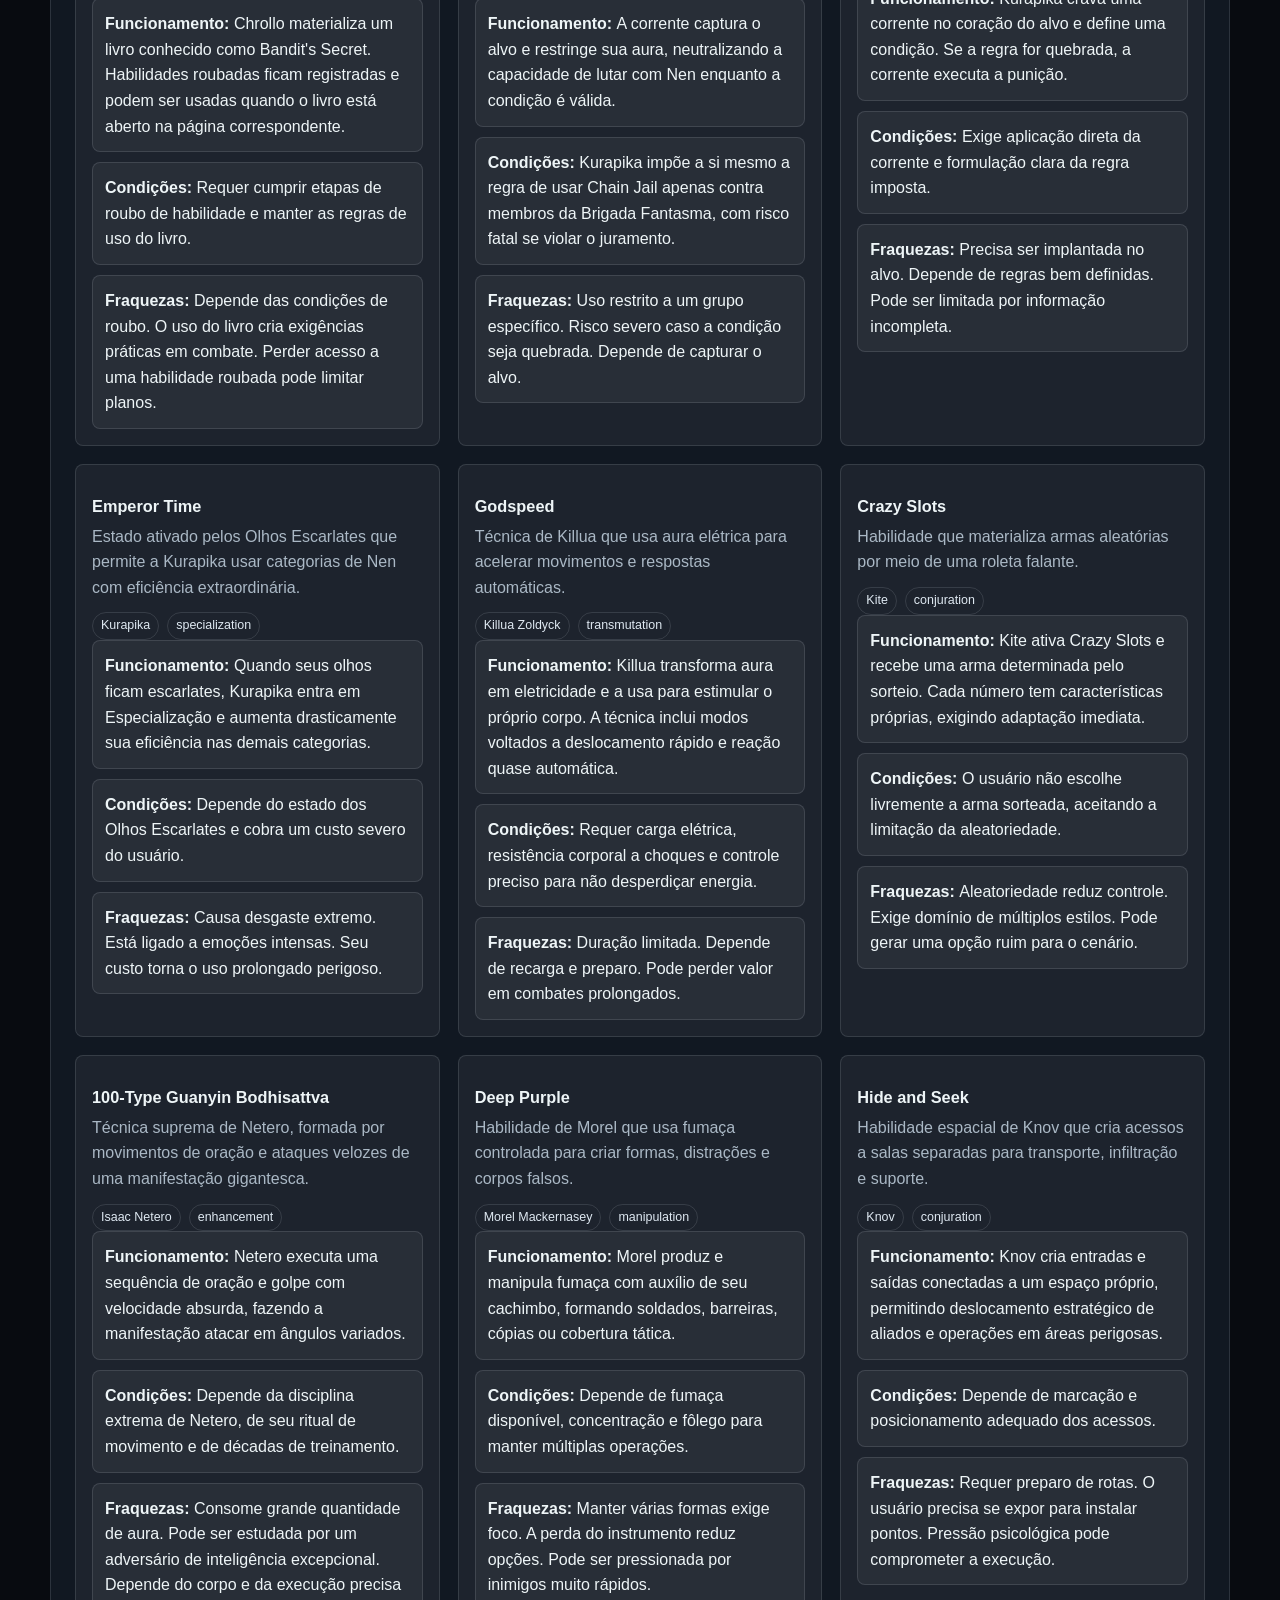
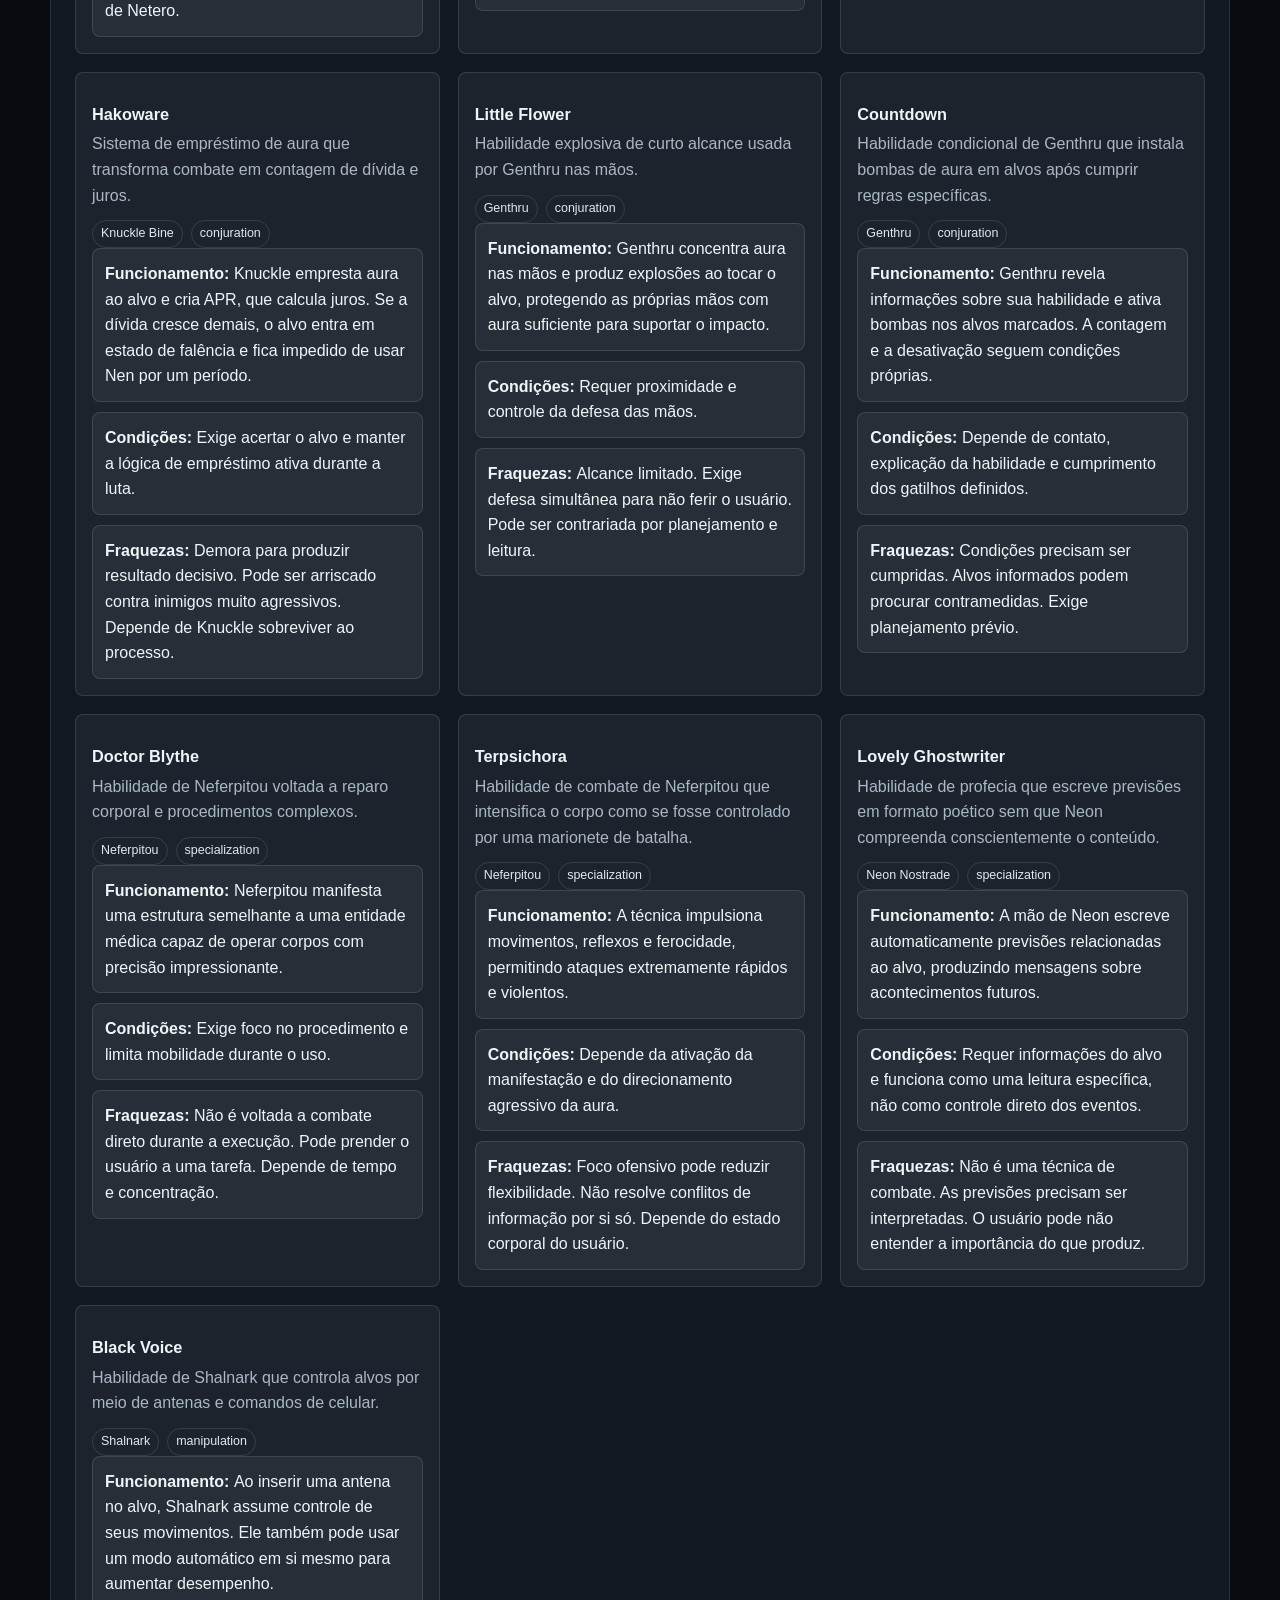
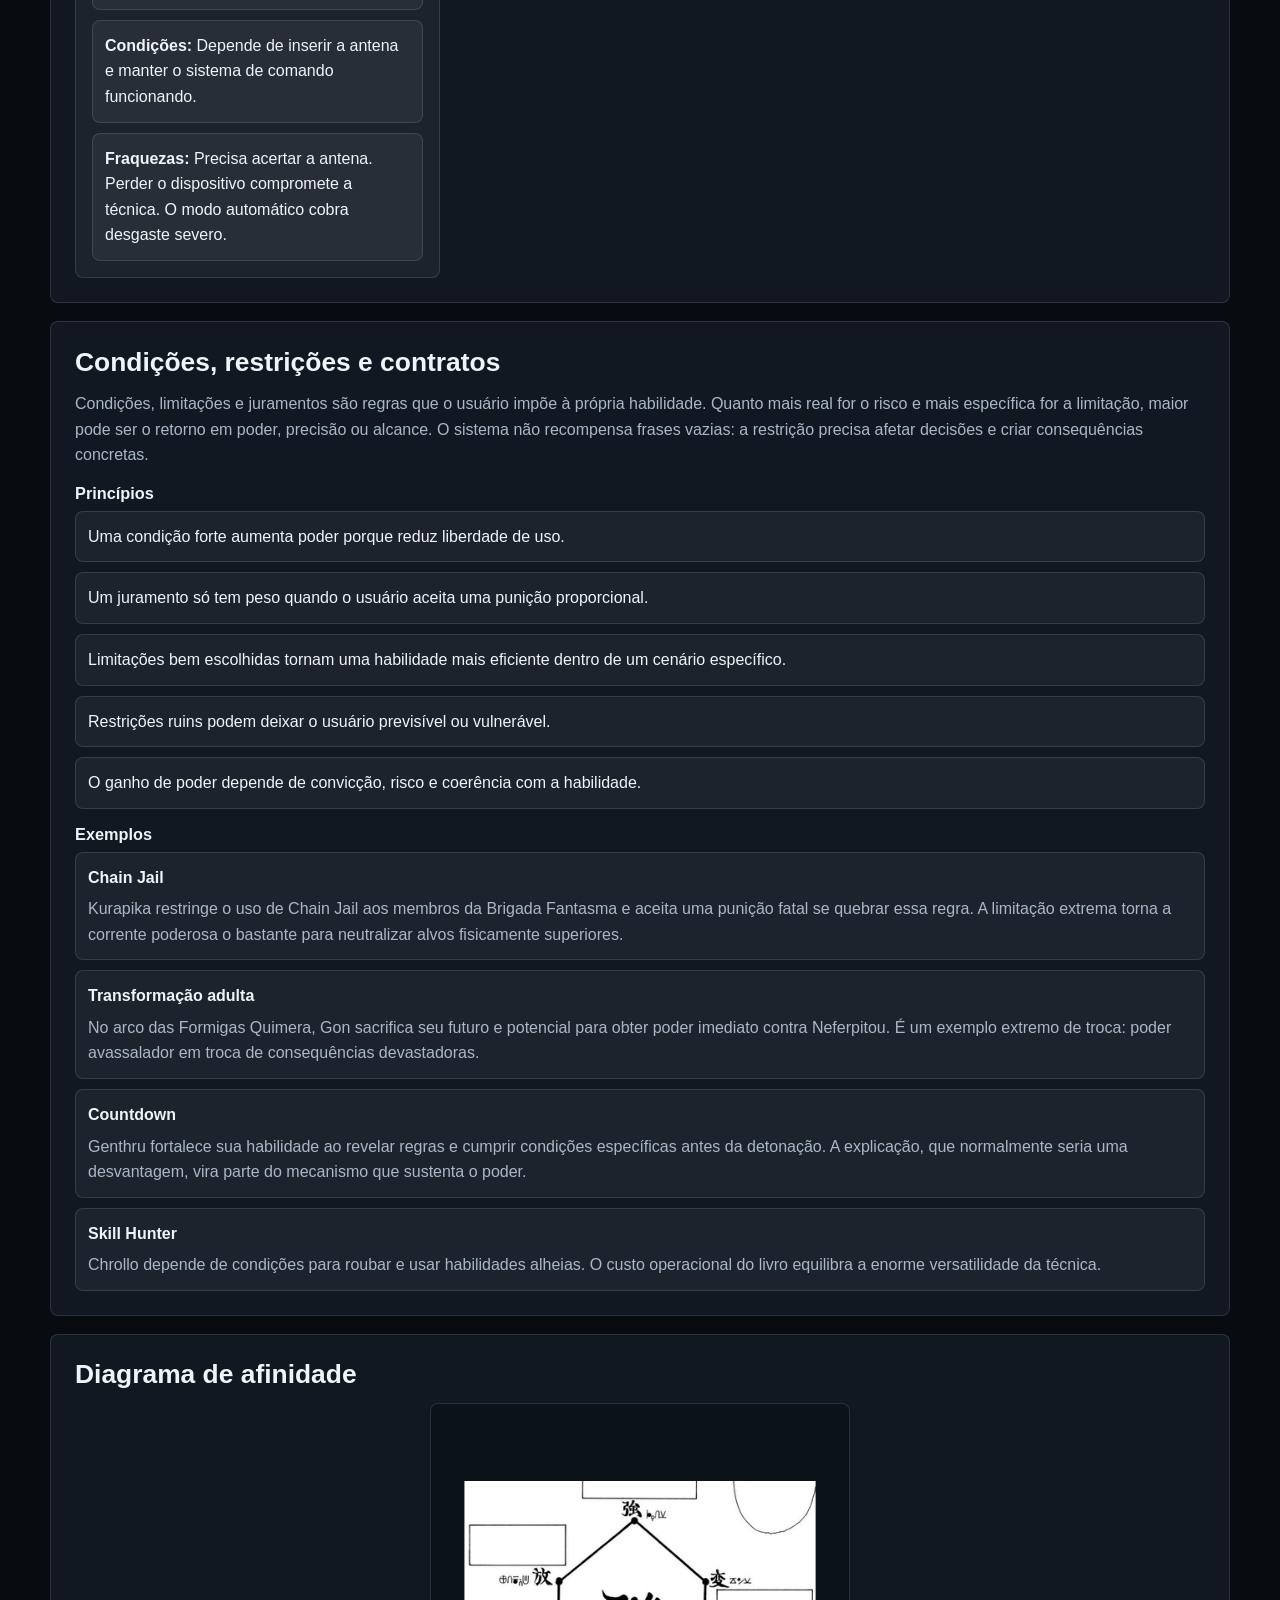
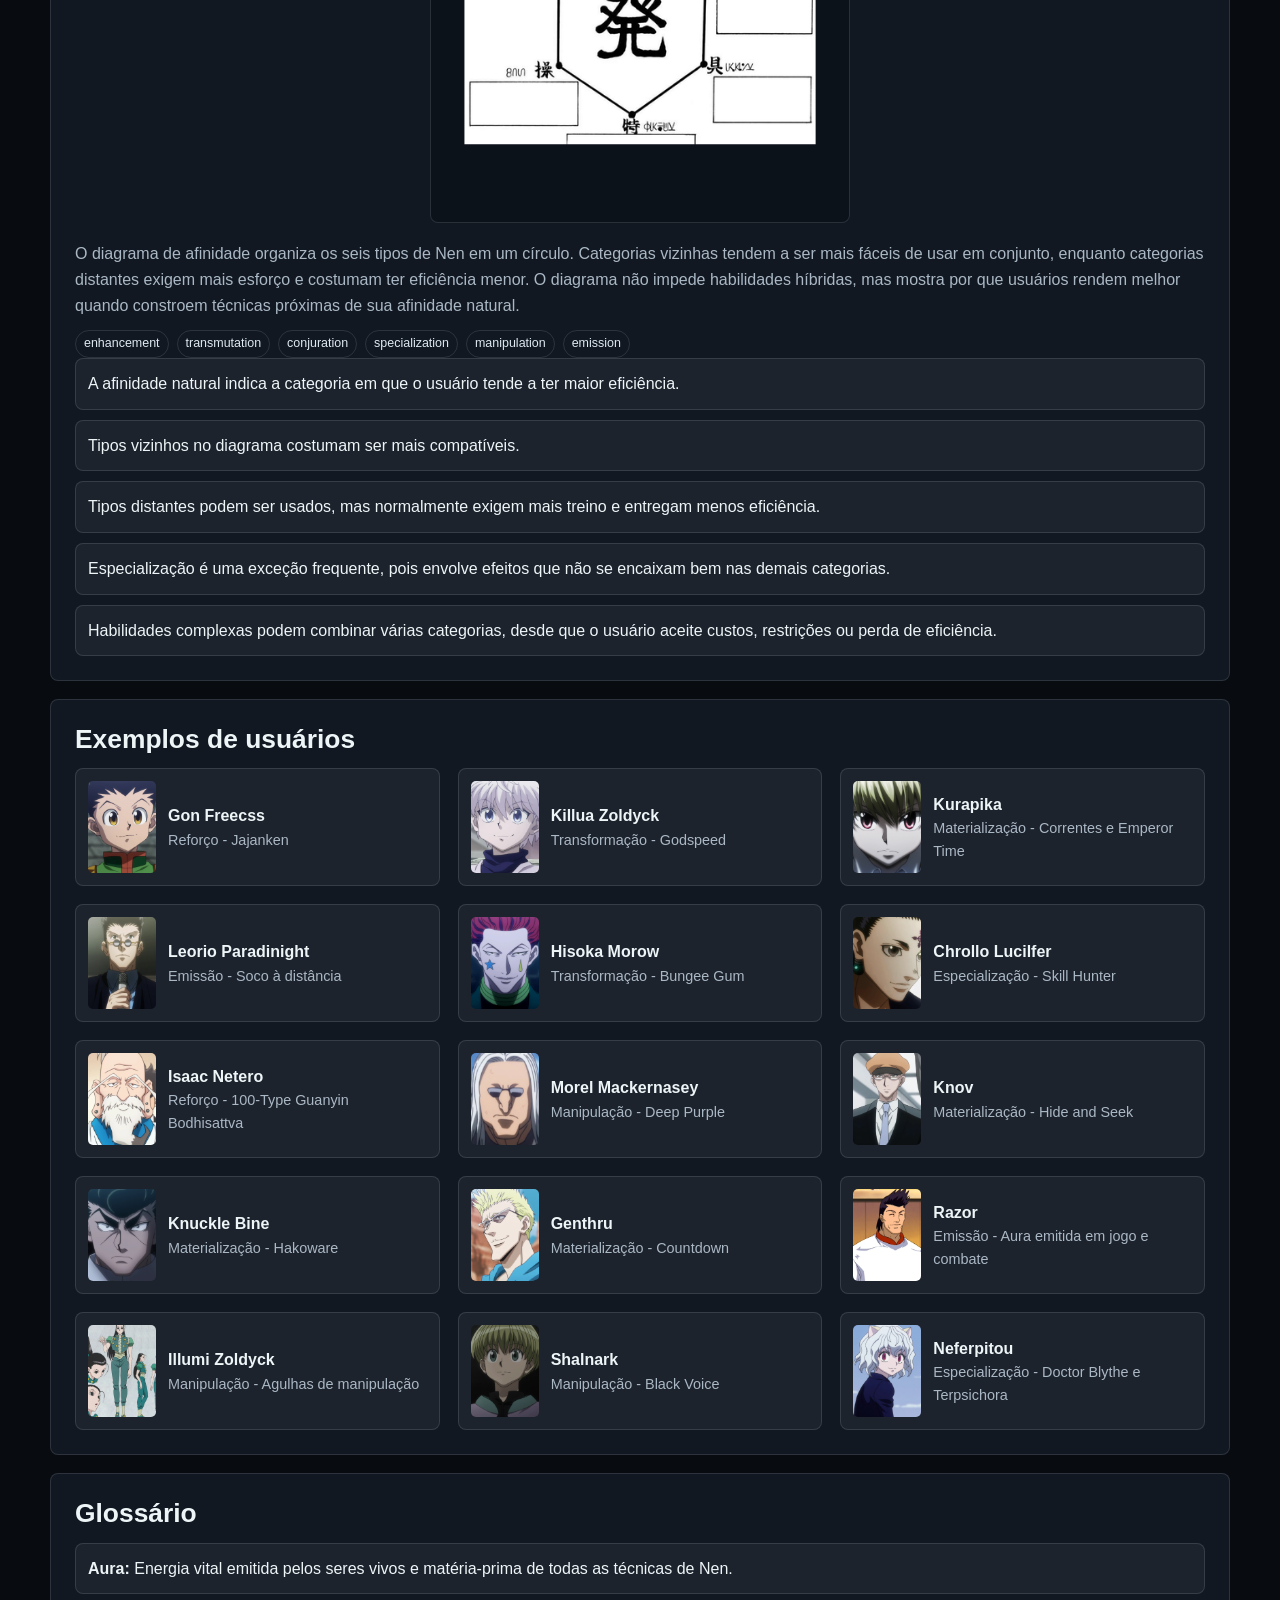
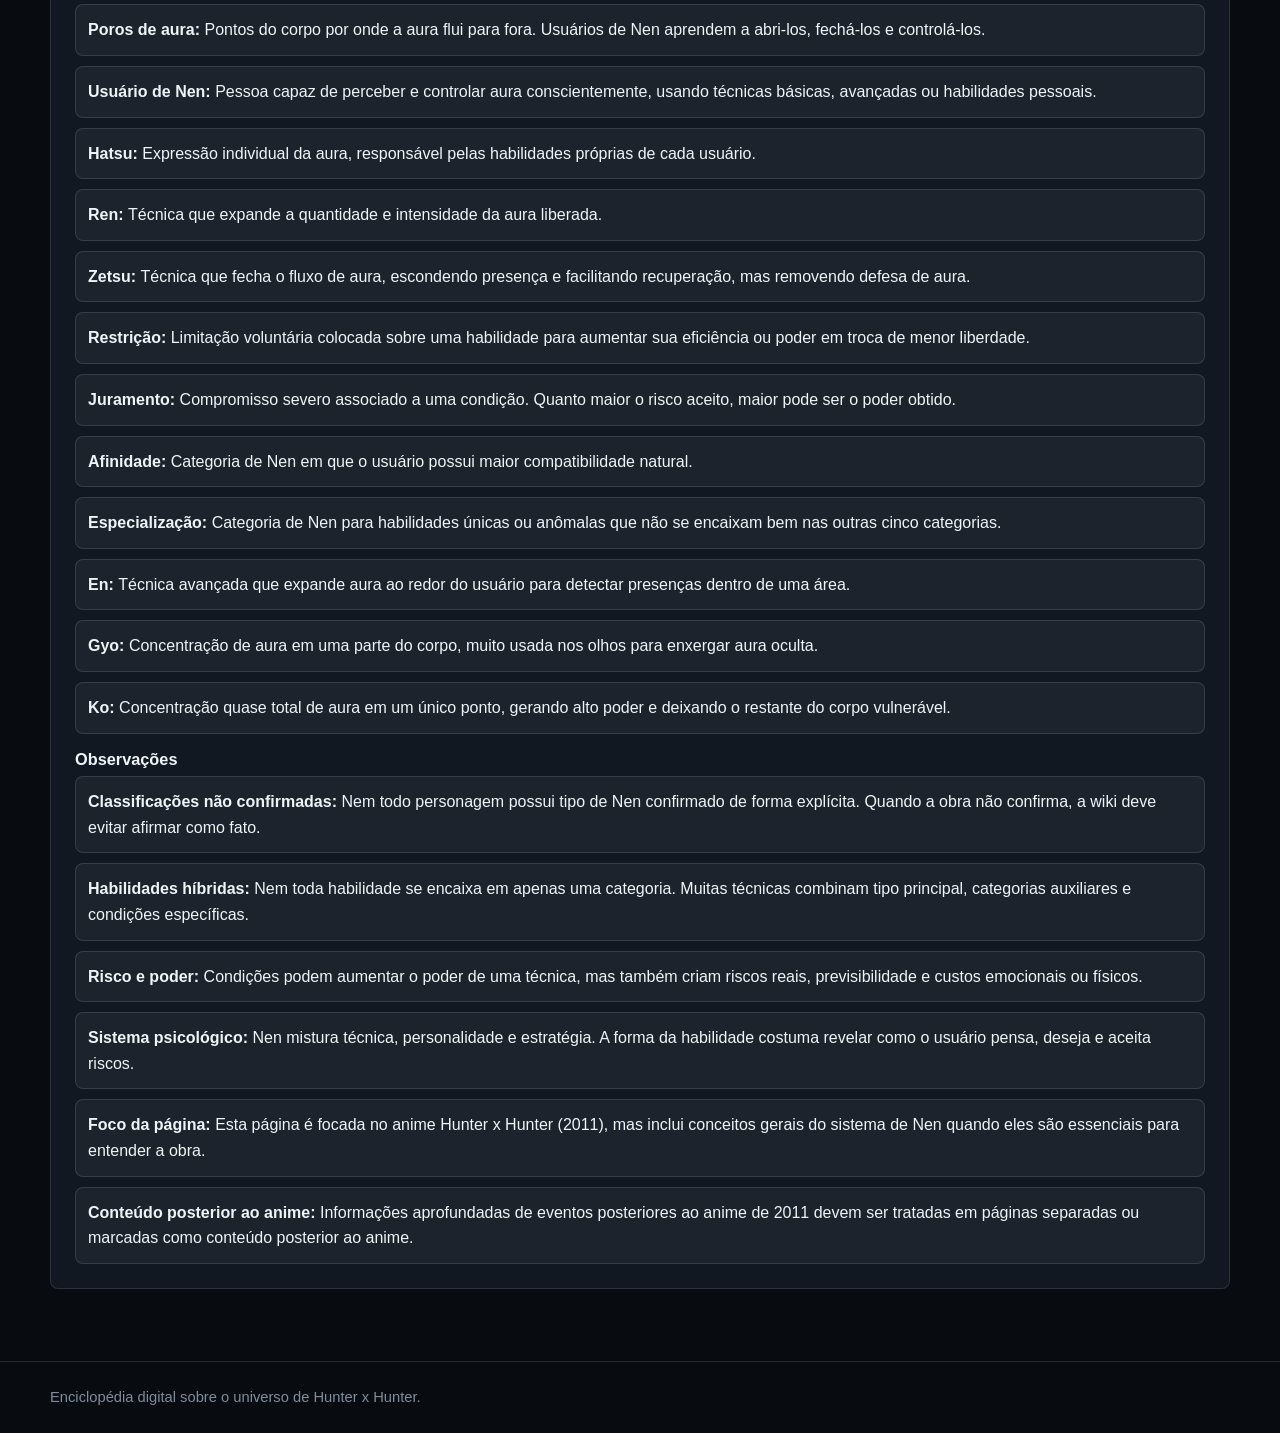
<file: trabalho-1/nem.html>
<!DOCTYPE html>
<html lang="pt-BR">
<head>
  <meta charset="UTF-8">
  <meta name="viewport" content="width=device-width, initial-scale=1.0">
  <meta name="description" content="Guia completo do sistema de Nen em Hunter x Hunter.">
  <title>Nen | Hunter x Hunter</title>
  <link rel="stylesheet" href="css/style.css">
  <script src="js/utils.js" defer></script>
  <script src="js/nem.js" defer></script>
</head>
<body>
  <header id="site-header" class="site-header"></header>

  <main class="page-main">
    <div id="pagina-nen" aria-live="polite">
      <div class="container">
        <div class="loading">Preparando guia de Nen...</div>
      </div>
    </div>
  </main>

  <footer id="site-footer" class="site-footer"></footer>
</body>
</html>
</file>
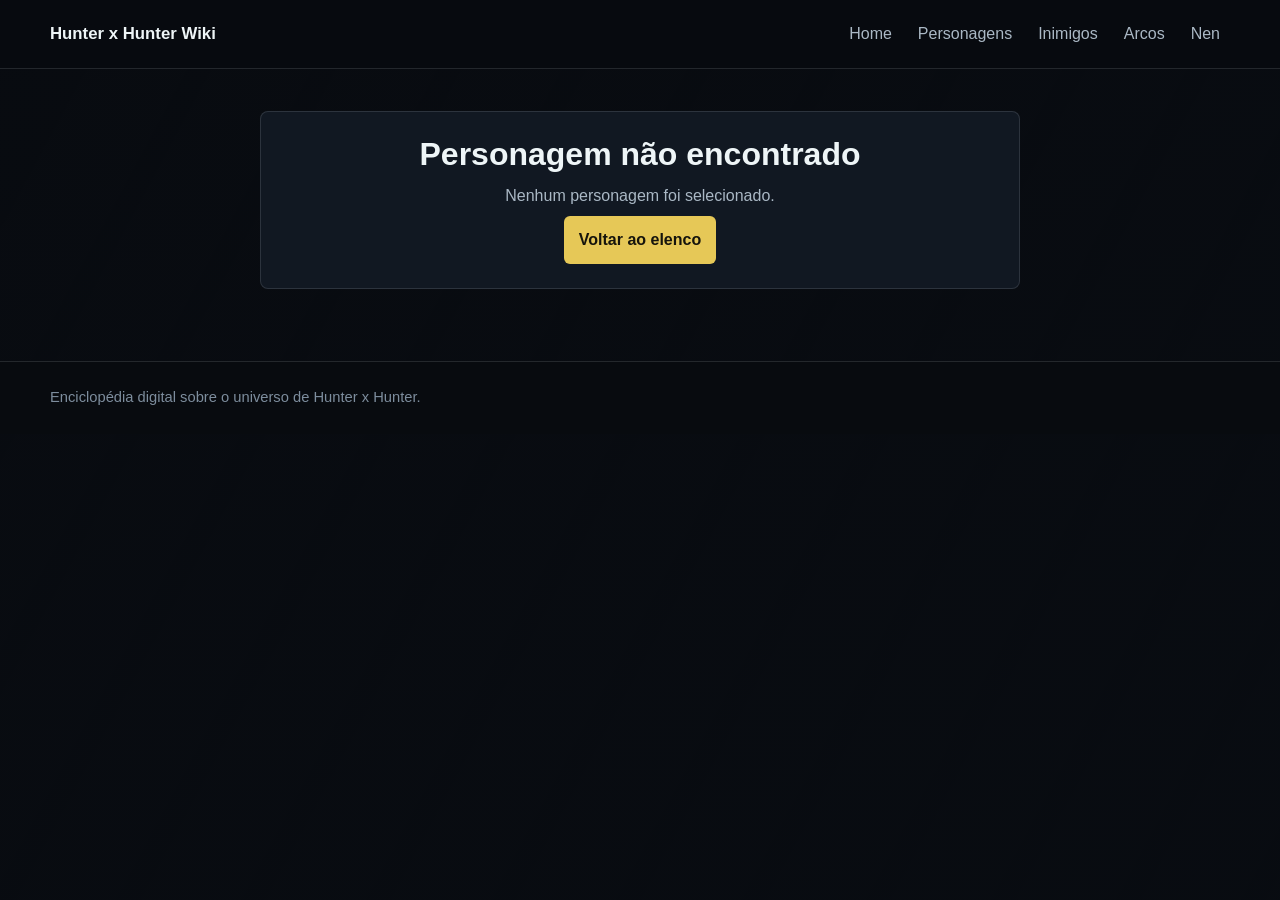
<file: trabalho-1/personagem.html>
<!DOCTYPE html>
<html lang="pt-BR">
<head>
  <meta charset="UTF-8">
  <meta name="viewport" content="width=device-width, initial-scale=1.0">
  <meta name="description" content="Perfil de personagem da enciclopédia Hunter x Hunter (2011).">
  <title>Personagem | Hunter x Hunter</title>
  <link rel="stylesheet" href="css/style.css">
  <script src="js/utils.js" defer></script>
  <script src="js/personagem.js" defer></script>
</head>
<body>
  <header id="site-header" class="site-header"></header>

  <main class="page-main">
    <div class="container" id="detalhe-personagem" aria-live="polite">
      <div class="loading">Preparando perfil...</div>
    </div>
  </main>

  <footer id="site-footer" class="site-footer"></footer>
</body>
</html>
</file>
<file: Aula_4/style.css>
* {
    margin: 0;
    padding: 0;
    box-sizing: border-box;
}

body {
    font-family: Arial, sans-serif;
    height: 100vh;
    overflow: hidden;
    background: radial-gradient(circle at top, #2c2333 0%, #1b1824 45%, #121019 100%);
    color: #f2eef7;
    cursor: none;
    user-select: none;
}

.hud {
    position: relative;
    z-index: 20;
    text-align: center;
    padding: 20px 12px 14px;
}

.hud h1 {
    font-size: 28px;
    color: #d8b4f8;
    margin-bottom: 6px;
}

.hud p {
    font-size: 14px;
    color: #cbb8da;
    margin-bottom: 14px;
}

.painel {
    display: flex;
    justify-content: center;
    align-items: center;
    gap: 14px;
    flex-wrap: wrap;
}

.score-box {
    padding: 10px 18px;
    border-radius: 12px;
    background: rgba(255, 255, 255, 0.06);
    border: 1px solid rgba(216, 180, 248, 0.18);
    box-shadow: 0 0 12px rgba(120, 90, 160, 0.15);
    font-size: 22px;
    font-weight: bold;
    color: #f7f2fb;
}

#botao-start {
    border: none;
    border-radius: 12px;
    padding: 11px 20px;
    font-size: 16px;
    font-weight: bold;
    background: #8b5fbf;
    color: white;
    cursor: pointer;
    transition: background 0.2s ease, transform 0.2s ease;
}

#botao-start:hover {
    background: #9b6fd1;
    transform: scale(1.04);
}

.area-jogo {
    position: relative;
    width: 100vw;
    height: calc(100vh - 130px);
    overflow: hidden;
}

/* Yami maior */
#yami {
    position: absolute;
    width: 135px;
    height: 135px;
    display: none;
    z-index: 10;
    pointer-events: auto;
    filter: drop-shadow(0 0 14px rgba(180, 120, 255, 0.35));
    transition: transform 0.15s ease;
}

#yami:hover {
    transform: scale(1.05);
}

/* Cursor falso */
#cursor-espada {
    position: fixed;
    width: 52px;
    height: 52px;
    left: 0;
    top: 0;
    z-index: 9999;
    pointer-events: none;
    transform: translate(-10px, -8px) rotate(-25deg);
    filter: drop-shadow(0 0 8px rgba(200, 80, 80, 0.35));
}

/* Glow mais suave */
#cursor-glow {
    position: fixed;
    width: 24px;
    height: 24px;
    left: 0;
    top: 0;
    z-index: 9998;
    pointer-events: none;
    border-radius: 50%;
    transform: translate(-50%, -50%);
    background: rgba(180, 70, 70, 0.15);
    border: 1px solid rgba(220, 120, 120, 0.25);
    box-shadow: 0 0 12px rgba(180, 70, 70, 0.22);
}

/* Rastro suave */
.trail {
    position: fixed;
    width: 10px;
    height: 10px;
    border-radius: 50%;
    pointer-events: none;
    z-index: 9997;
    transform: translate(-50%, -50%);
    background: rgba(180, 70, 70, 0.18);
    box-shadow: 0 0 10px rgba(180, 70, 70, 0.2);
    animation: fadeTrail 0.45s linear forwards;
}

@keyframes fadeTrail {
    from {
        opacity: 1;
        transform: translate(-50%, -50%) scale(1);
    }
    to {
        opacity: 0;
        transform: translate(-50%, -50%) scale(0.2);
    }
}
</file>
<file: Aula_5/style.css>
body {
    margin: 0;
    font-family: Arial;
    background: #0f172a;
    color: white;
}

header {
    text-align: center;
    padding: 20px;
    background: #111827;
    border-bottom: 2px solid #facc15;
}

h1 {
    color: #facc15;
}

.controls {
    display: flex;
    gap: 10px;
    padding: 20px;
    justify-content: center;
}

input, select, button {
    padding: 10px;
    border-radius: 8px;
    border: none;
}

button {
    background: #ef4444;
    color: white;
    cursor: pointer;
}

.grid {
    display: grid;
    grid-template-columns: repeat(auto-fit, minmax(150px, 1fr));
    gap: 15px;
    padding: 20px;
}

.card {
    background: #1e293b;
    padding: 15px;
    border-radius: 12px;
    text-align: center;
    transition: 0.2s;
    cursor: pointer;
}

.card:hover {
    transform: scale(1.08);
}

.card img {
    width: 100px;
}

.type {
    display: inline-block;
    background: #334155;
    padding: 4px 8px;
    border-radius: 6px;
    margin: 3px;
    font-size: 12px;
}

/* MODAL */
.modal {
    position: fixed;
    inset: 0;
    background: rgba(0,0,0,0.7);
    display: flex;
    justify-content: center;
    align-items: center;
}

.hidden {
    display: none;
}

.modal-content {
    background: #1e293b;
    padding: 20px;
    border-radius: 12px;
    width: 300px;
    text-align: center;
}

.close {
    float: right;
    cursor: pointer;
    font-size: 20px;
}

.modal-content p {
    margin: 5px 0;
}

.modal-content h3 {
    margin-top: 10px;
    color: #facc15;
}
</file>
<file: trabalho-1/css/style.css>
/* 1. Reset e variáveis */
:root {
  --bg: #080b10;
  --bg-soft: #0e141d;
  --surface: #121a24;
  --surface-light: rgba(255, 255, 255, 0.05);
  --line: rgba(235, 244, 250, 0.12);
  --text: #eef5f7;
  --muted: #aab8c5;
  --soft: #7d8d9d;
  --accent: #e6c857;
  --accent-2: #5ad4c8;
  --radius: 8px;
  --container: 1180px;
  --gap: 18px;
}

* { box-sizing: border-box; }
html { scroll-behavior: smooth; }
body, h1, h2, h3, h4, p, ul { margin: 0; }
button, input { font: inherit; }
button { border: 0; }

/* 2. Base */
body {
  min-height: 100vh;
  background:
    linear-gradient(rgba(8, 11, 16, 0.94), rgba(8, 11, 16, 0.97)),
    url("../assets/imagens/geral/background.jpg") center / cover fixed,
    var(--bg);
  color: var(--text);
  font-family: Arial, Helvetica, sans-serif;
  line-height: 1.6;
}

a { color: inherit; text-decoration: none; }
img { display: block; width: 100%; object-fit: cover; }
h1, h2, h3, h4 { line-height: 1.15; }

.container {
  width: min(var(--container), calc(100% - 32px));
  margin: 0 auto;
}

/* 3. Header e navegação */
.site-header {
  position: sticky;
  top: 0;
  z-index: 20;
  border-bottom: 1px solid var(--line);
  background: rgba(8, 11, 16, 0.92);
  backdrop-filter: blur(12px);
}

.header-inner {
  min-height: 68px;
  display: grid;
  gap: 12px;
  padding: 12px 0;
}

.brand {
  width: fit-content;
  font-size: 1.05rem;
  font-weight: 800;
}

.site-nav {
  display: flex;
  flex-wrap: wrap;
  gap: 6px;
}

.site-nav a {
  min-height: 36px;
  display: inline-flex;
  align-items: center;
  padding: 7px 10px;
  border-radius: 6px;
  color: var(--muted);
}

.site-nav a:hover,
.site-nav a:focus-visible,
.site-nav a[aria-current="page"] {
  background: rgba(255, 255, 255, 0.08);
  color: var(--text);
  outline: none;
}

/* 4. Hero */
.hero {
  position: relative;
  min-height: 450px;
  display: grid;
  align-items: end;
  overflow: hidden;
  border-bottom: 1px solid var(--line);
}

.hero img {
  position: absolute;
  inset: 0;
  z-index: 0;
  height: 100%;
  background: var(--bg-soft);
}

.hero-overlay {
  position: absolute;
  inset: 0;
  z-index: 1;
  background:
    linear-gradient(90deg, rgba(8, 11, 16, 0.95), rgba(8, 11, 16, 0.58), rgba(8, 11, 16, 0.82)),
    linear-gradient(0deg, rgba(8, 11, 16, 0.97), transparent 55%);
}

.hero-content {
  position: relative;
  z-index: 2;
  padding: 105px 0 56px;
}

.hero h1 {
  max-width: 820px;
  font-size: clamp(2.3rem, 12vw, 4.8rem);
}

.hero p:not(.eyebrow) {
  max-width: 690px;
  margin-top: 16px;
  color: #dce7ed;
  font-size: clamp(1rem, 2vw, 1.18rem);
}

/* 5. Seções e containers */
.page-main { padding: 34px 0 56px; }
.section { padding: 52px 0; }
.section-muted { border-block: 1px solid var(--line); background: rgba(255, 255, 255, 0.025); }

.section-heading,
.two-column,
.grid,
.detail-layout {
  display: grid;
  gap: var(--gap);
}

.section-heading { margin-bottom: 22px; }

.section-header {
  display: flex;
  flex-wrap: wrap;
  align-items: flex-end;
  justify-content: space-between;
  gap: 18px;
}

.section-title {
  flex: 1 1 260px;
  min-width: 0;
}

.section-search {
  flex: 1 1 280px;
  width: 100%;
  max-width: 360px;
}

.section-heading h2,
.section-header h2,
.panel h2 {
  max-width: 860px;
  line-height: 1.12;
  font-size: clamp(1.65rem, 7vw, 2.5rem);
}

.eyebrow {
  margin-bottom: 9px;
  color: var(--accent);
  font-size: 0.74rem;
  font-weight: 800;
  letter-spacing: 0.12em;
  text-transform: uppercase;
}

.panel,
.detail-section,
.loading,
.error-box {
  padding: 20px;
  border: 1px solid var(--line);
  border-radius: var(--radius);
  background: rgba(18, 26, 36, 0.96);
}

.panel-accent {
  border-color: rgba(230, 200, 87, 0.35);
  background: linear-gradient(150deg, rgba(24, 34, 49, 0.98), rgba(36, 36, 24, 0.9));
}

.panel p,
.detail-section p,
.card p,
.mini-card p {
  color: var(--muted);
}

.panel p + p,
.detail-section p + p {
  margin-top: 12px;
}

/* 6. Cards e grids */
.cards-grid,
.arc-grid,
.mini-grid,
.info-grid,
.text-columns,
.tech-grid,
.type-grid,
.ability-grid {
  grid-template-columns: 1fr;
}

.card,
.type-card,
.tech-card,
.ability-card,
.list li,
.mini-card,
.info-item {
  border: 1px solid var(--line);
  border-radius: var(--radius);
  background: var(--surface-light);
}

.card {
  overflow: hidden;
  background: rgba(18, 26, 36, 0.94);
}

.card:hover,
.card:focus-within,
.mini-card:hover,
.mini-card:focus-visible {
  border-color: rgba(230, 200, 87, 0.42);
  background: rgba(255, 255, 255, 0.065);
}

.card a {
  height: 100%;
  display: grid;
  grid-template-rows: auto 1fr;
}

.card-img-personagem { aspect-ratio: 2 / 3; background: var(--bg-soft); }
.card-img-arco { aspect-ratio: 16 / 9; background: var(--bg-soft); }

.card-body {
  display: grid;
  align-content: start;
  gap: 8px;
  padding: 15px;
}

.card h3,
.type-card h3,
.tech-card h3,
.ability-card h3 {
  font-size: 1.05rem;
}

.card p,
.mini-card p {
  font-size: 0.9rem;
}

/* 7. Botões, tags e inputs */
.button,
.filter-bar button {
  min-height: 38px;
  display: inline-flex;
  align-items: center;
  justify-content: center;
  border: 1px solid var(--line);
  border-radius: 6px;
  cursor: pointer;
}

.button {
  min-height: 42px;
  margin-top: 8px;
  padding: 10px 14px;
  border-color: transparent;
  background: var(--accent);
  color: #15140c;
  font-weight: 800;
}

.filter-bar,
.tag-row,
.nen-menu {
  display: flex;
  flex-wrap: wrap;
  gap: 8px;
}

.filter-bar {
  margin: 18px 0 28px;
}

.filter-bar button {
  padding: 8px 11px;
  background: rgba(255, 255, 255, 0.06);
  color: var(--text);
}

.filter-bar button.is-active {
  border-color: rgba(90, 212, 200, 0.6);
  background: rgba(90, 212, 200, 0.18);
}

.section-search {
  display: grid;
  gap: 10px;
}

.section-search input {
  width: 100%;
  min-height: 42px;
  padding: 10px 12px;
  border: 1px solid var(--line);
  border-radius: 6px;
  outline: none;
  background: rgba(255, 255, 255, 0.07);
  color: var(--text);
}

.section-search input::placeholder { color: var(--soft); }

.section-search input:focus { border-color: var(--accent-2); }

.tag-row { margin-top: 12px; }

.tag {
  min-height: 24px;
  display: inline-flex;
  align-items: center;
  padding: 3px 8px;
  border: 1px solid var(--line);
  border-radius: 999px;
  color: #dfe9f2;
  font-size: 0.78rem;
}

/* 8. Páginas internas */
.detail-hero,
.mini-grid,
.text-columns,
.info-grid,
.tech-grid,
.type-grid,
.ability-grid {
  display: grid;
  gap: var(--gap);
}

.detail-hero { margin-bottom: 22px; }

.detail-intro {
  padding: 22px;
  border: 1px solid var(--line);
  border-radius: var(--radius);
  background: rgba(18, 26, 36, 0.96);
}

.detail-intro h1 {
  margin-bottom: 12px;
  font-size: clamp(2rem, 10vw, 4rem);
}

.detail-section h2 {
  margin-bottom: 14px;
  font-size: clamp(1.35rem, 5vw, 1.65rem);
}

.detail-section h3 {
  margin: 16px 0 8px;
  font-size: 1.02rem;
}

.list {
  display: grid;
  gap: 10px;
  padding: 0;
  list-style: none;
}

.list li,
.info-item,
.type-card,
.tech-card,
.ability-card {
  padding: 12px;
}

.list strong { color: var(--text); }
.list p { margin-top: 6px; }
.info-item { min-width: 0; }

.info-item span {
  display: block;
  margin-bottom: 4px;
  color: var(--soft);
  font-size: 0.74rem;
  letter-spacing: 0.08em;
  text-transform: uppercase;
}

.mini-card {
  display: grid;
  grid-template-columns: 68px minmax(0, 1fr);
  gap: 12px;
  align-items: center;
  padding: 12px;
}

.mini-card:focus-visible,
.nen-menu a:focus-visible {
  outline: none;
}

.mini-card img {
  width: 68px;
  height: 92px;
  border-radius: 5px;
  background: var(--bg-soft);
}

/* 9. Página de personagem */
.detail-portrait,
.detail-banner {
  overflow: hidden;
  border: 1px solid var(--line);
  border-radius: var(--radius);
  background: var(--bg-soft);
}

.detail-portrait {
  max-width: 420px;
}

.detail-portrait img {
  aspect-ratio: 2 / 3;
}

/* 10. Página de arco */
.detail-banner {
  margin-bottom: 28px;
  border-inline: 0;
  border-radius: 0;
}

.detail-banner img {
  max-height: 520px;
  aspect-ratio: 16 / 9;
}

/* 11. Página de Nen */
.nen-menu a {
  padding: 8px 10px;
  border: 1px solid var(--line);
  border-radius: 999px;
  color: var(--muted);
  font-size: 0.86rem;
}

.nen-menu a:hover,
.nen-menu a:focus-visible {
  border-color: rgba(230, 200, 87, 0.45);
  color: var(--text);
}

.nen-image {
  max-width: 420px;
  margin: 0 auto 18px;
  border: 1px solid var(--line);
  border-radius: var(--radius);
  background: var(--bg-soft);
}

.type-card,
.tech-card,
.ability-card {
  padding: 16px;
}

.type-card img,
.tech-card img {
  width: 118px;
  height: 118px;
  margin: 0 auto 12px;
  border-radius: 6px;
  background: var(--bg-soft);
}

.type-card h3,
.tech-card h3,
.ability-card h3 {
  margin-bottom: 8px;
}

/* 12. Estados de erro e fallback */
.empty-state,
.loading,
.error-box {
  color: var(--muted);
  text-align: center;
}

.image-placeholder {
  min-height: 120px;
  background:
    linear-gradient(135deg, rgba(90, 212, 200, 0.16), rgba(230, 200, 87, 0.12)),
    var(--bg-soft);
  object-fit: contain;
}

.anchor-offset {
  position: relative;
  top: -88px;
  display: block;
  width: 1px;
  height: 1px;
  visibility: hidden;
}

.error-box {
  max-width: 760px;
  margin: 0 auto;
}

.error-box h1,
.error-box h2 {
  margin-bottom: 10px;
  color: var(--text);
}

.site-footer {
  border-top: 1px solid var(--line);
  background: rgba(8, 11, 16, 0.92);
}

.site-footer .container {
  padding: 24px 0;
}

.site-footer p {
  color: var(--soft);
  font-size: 0.92rem;
}

/* 13. Responsividade */
@media (min-width: 640px) {
  .cards-grid,
  .arc-grid,
  .mini-grid,
  .info-grid,
  .text-columns,
  .tech-grid,
  .type-grid,
  .ability-grid {
    grid-template-columns: repeat(2, minmax(0, 1fr));
  }

  .header-inner,
  .section-heading {
    grid-template-columns: minmax(0, 1fr) auto;
    align-items: center;
  }

  .site-nav { justify-content: flex-end; }
  .section-search input { width: min(340px, 100%); }
}

@media (max-width: 639px) {
  .section-header {
    align-items: flex-start;
  }

  .section-search {
    max-width: none;
  }
}

@media (min-width: 900px) {
  .page-main { padding: 42px 0 72px; }
  .section { padding: 68px 0; }
  .hero { min-height: 520px; }
  .hero-content { padding: 125px 0 72px; }
  .two-column { grid-template-columns: minmax(0, 1.1fr) minmax(320px, 0.9fr); }
  .cards-grid { grid-template-columns: repeat(4, minmax(0, 1fr)); }

  .arc-grid,
  .mini-grid,
  .tech-grid,
  .type-grid,
  .ability-grid {
    grid-template-columns: repeat(3, minmax(0, 1fr));
  }

  .info-grid { grid-template-columns: repeat(4, minmax(0, 1fr)); }

  .detail-hero {
    grid-template-columns: 330px minmax(0, 1fr);
    align-items: stretch;
  }

  .detail-portrait { max-width: none; }

  .detail-portrait img {
    height: 100%;
    min-height: 500px;
  }

  .panel,
  .detail-section,
  .loading,
  .error-box {
    padding: 24px;
  }

  .detail-intro { padding: 28px; }
}

@media (min-width: 1180px) {
  .cards-grid { grid-template-columns: repeat(5, minmax(0, 1fr)); }
}
</file>
